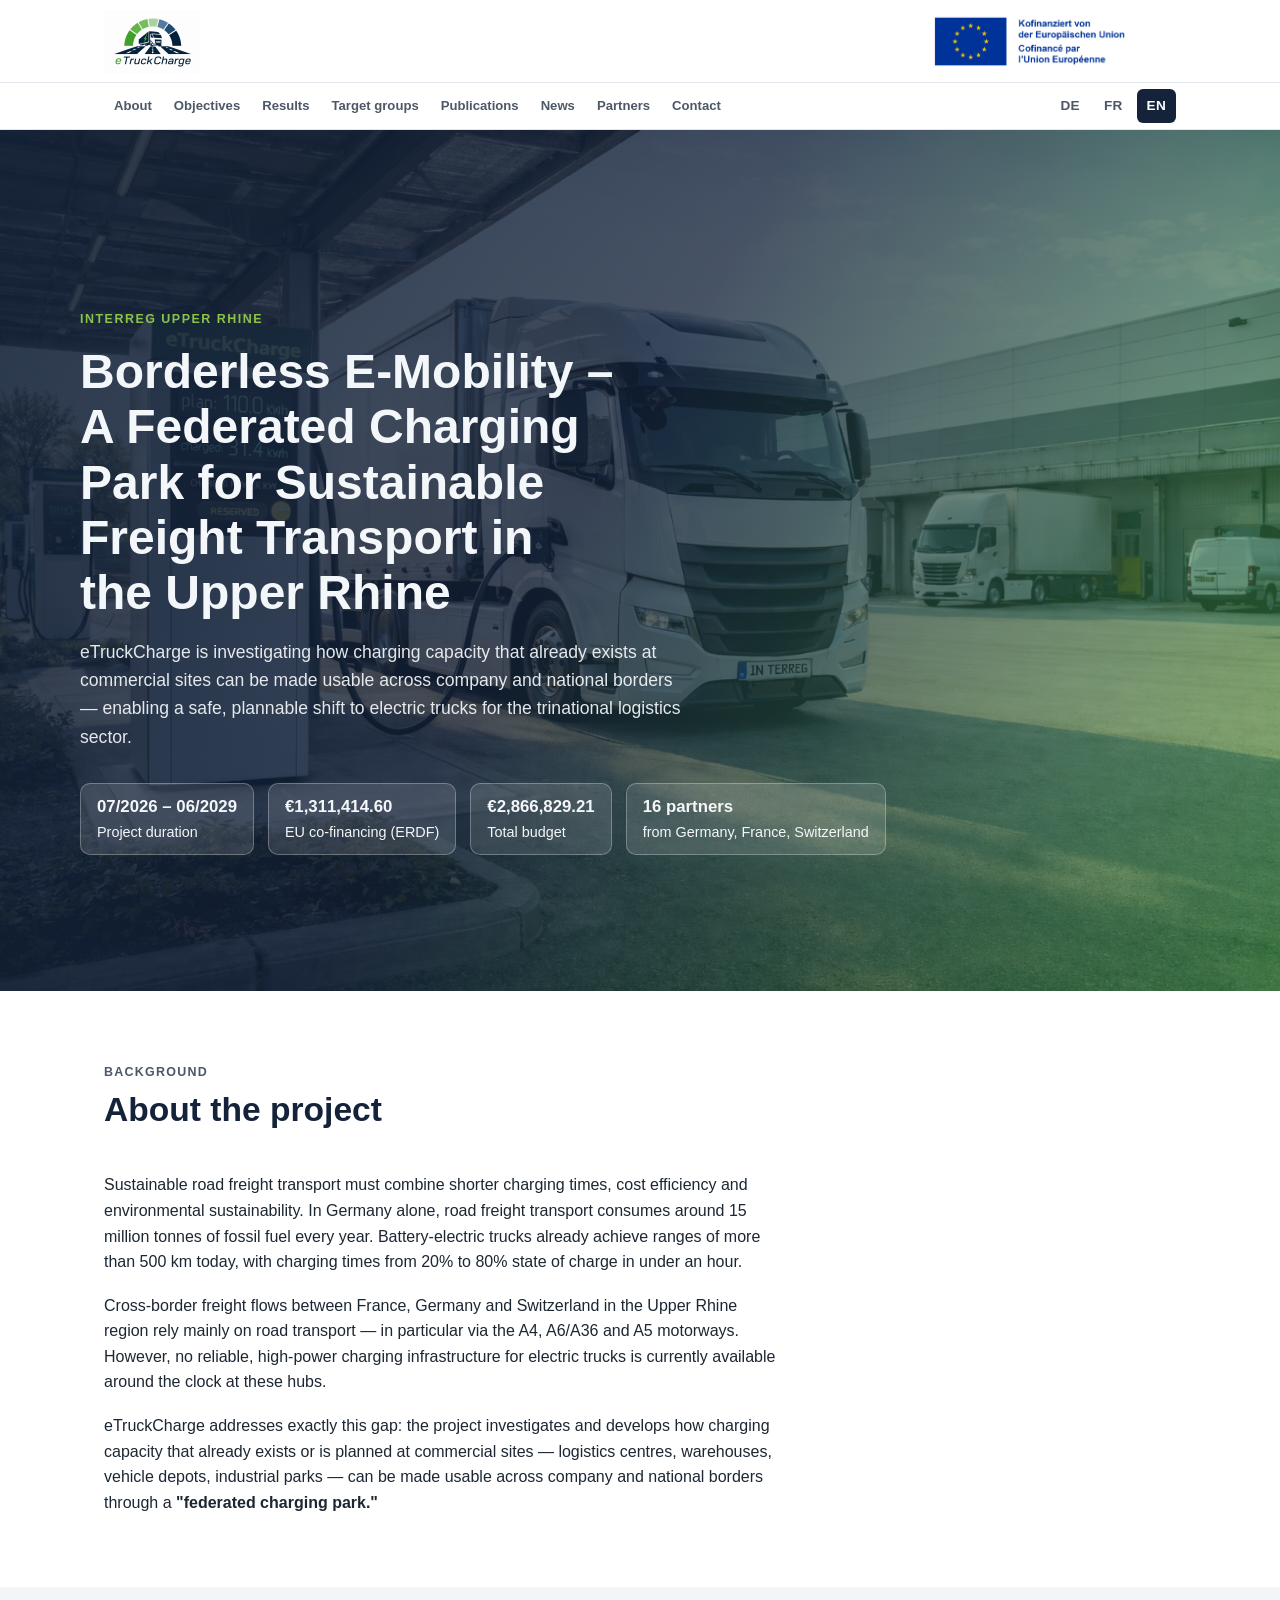
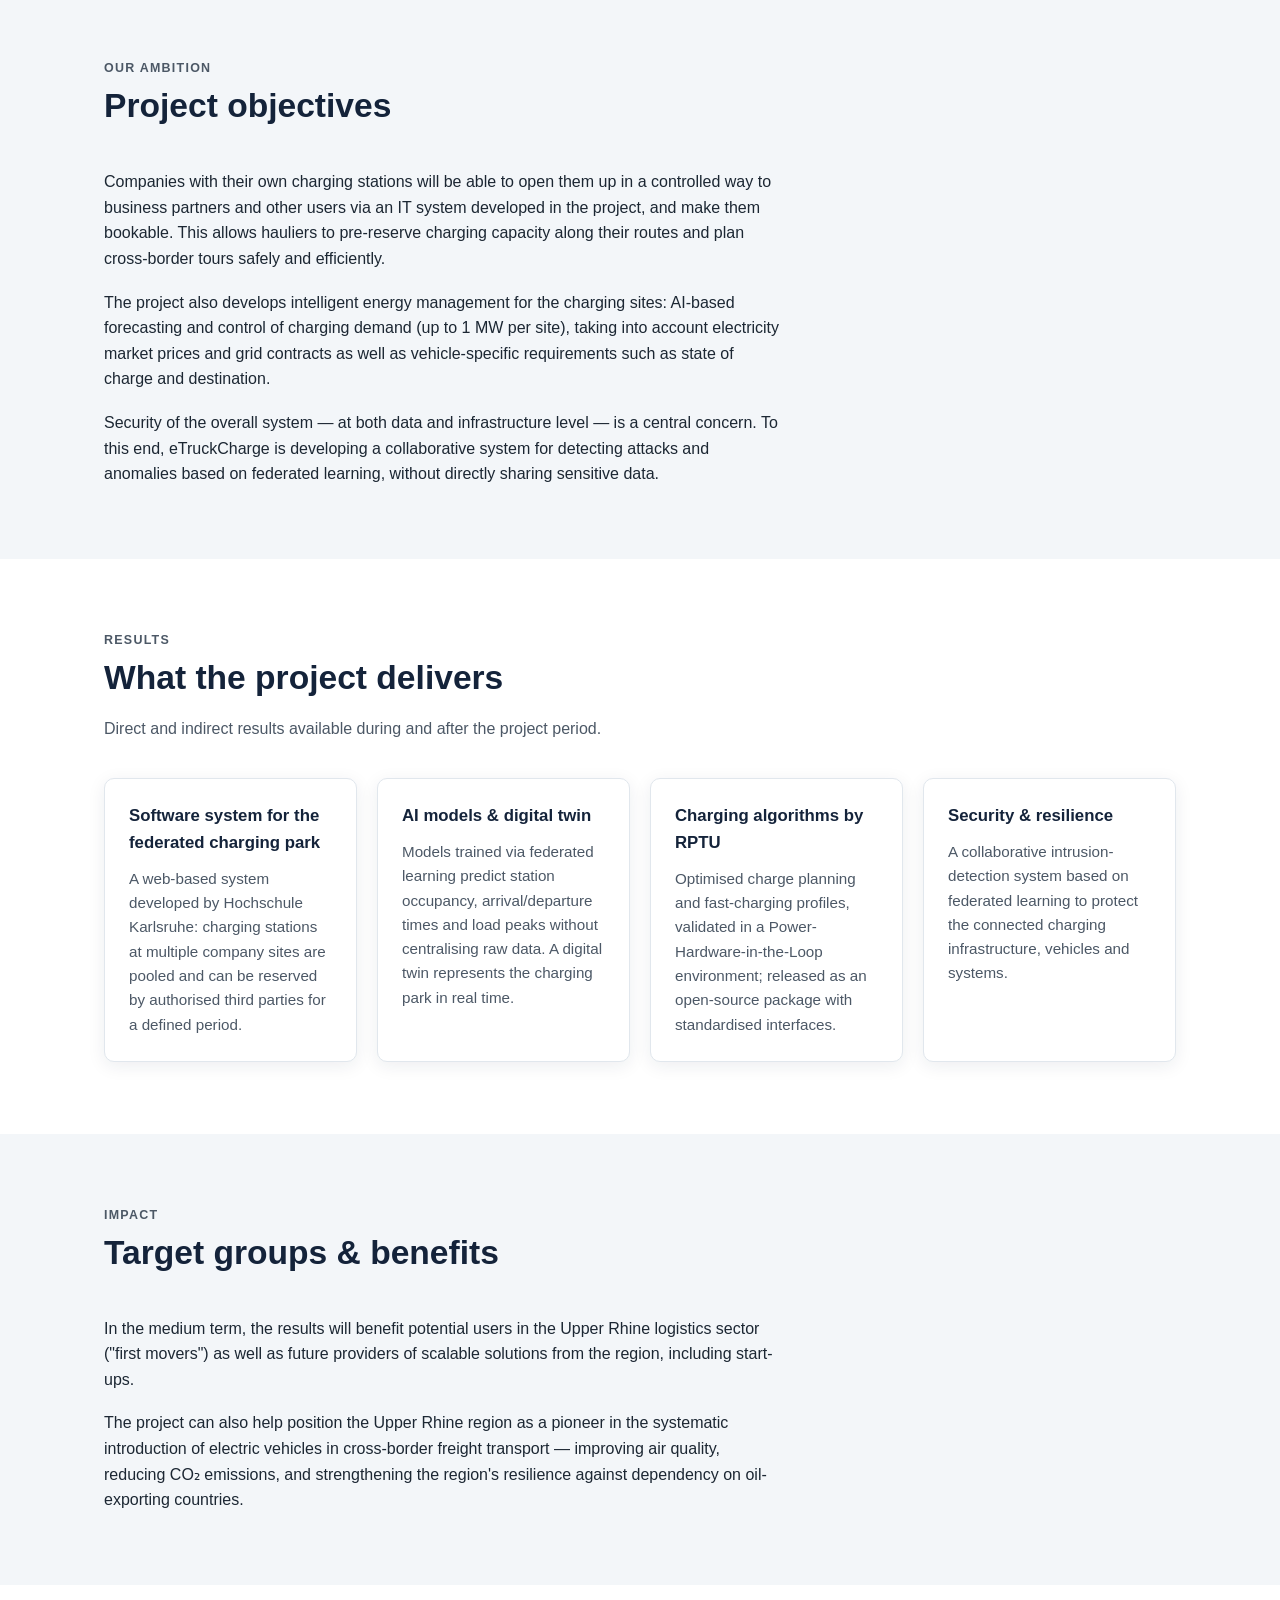
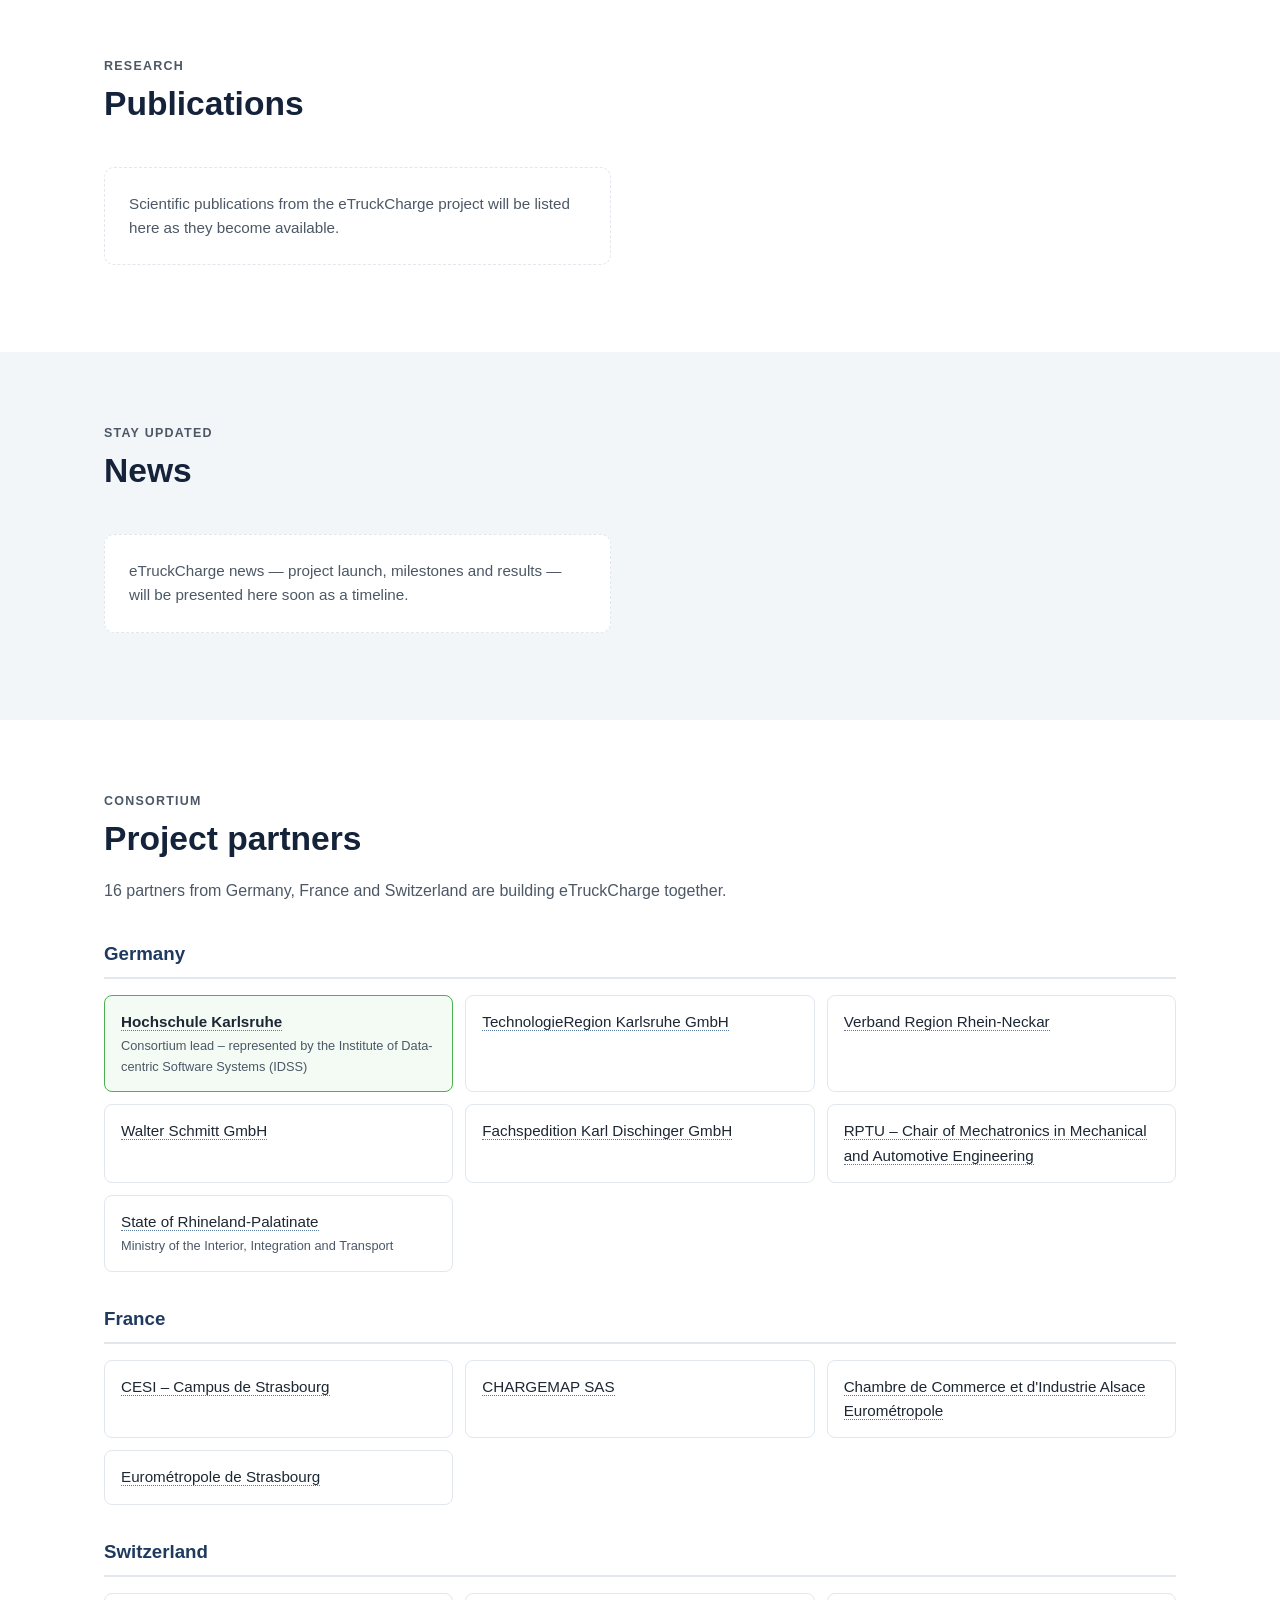
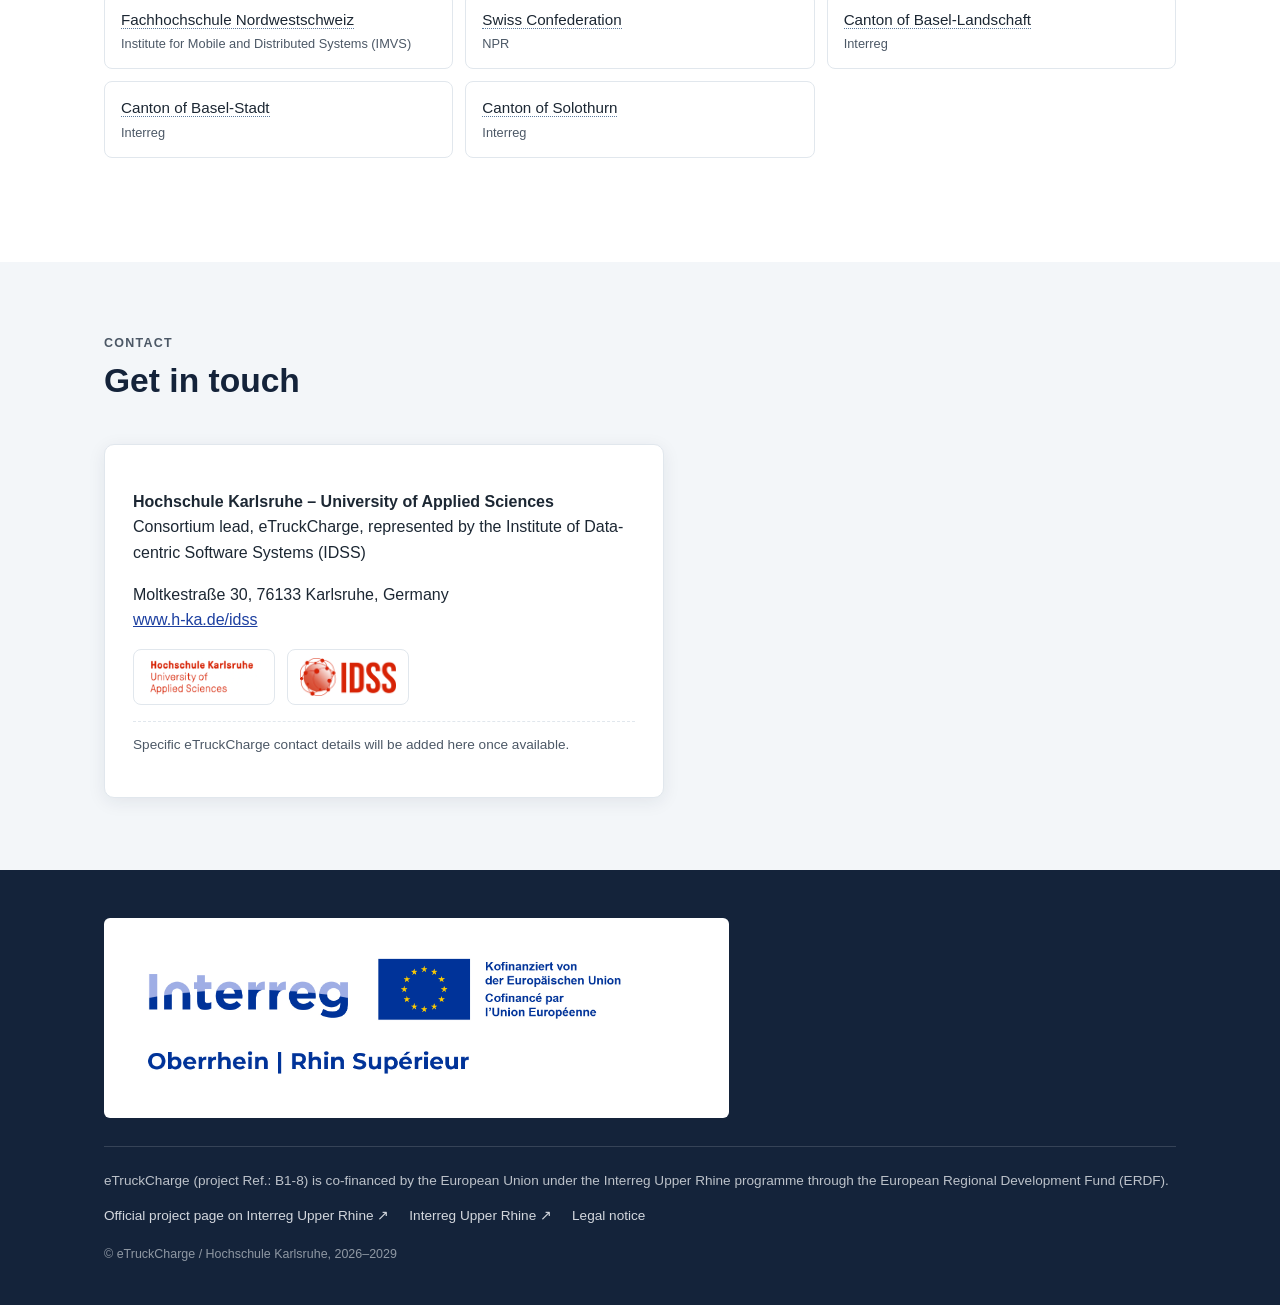
<file: index.html>
<!DOCTYPE html>
<html lang="de">
<head>
<meta charset="UTF-8">
<title>eTruckCharge</title>
<meta http-equiv="refresh" content="0; url=de/">
<link rel="canonical" href="de/">
<script>
  (function () {
    var lang = (navigator.language || "de").slice(0, 2).toLowerCase();
    var supported = ["de", "fr", "en"];
    var target = supported.indexOf(lang) !== -1 ? lang : "de";
    window.location.replace(target + "/");
  })();
</script>
</head>
<body>
  <p>eTruckCharge – <a href="de/">Deutsch</a> · <a href="fr/">Français</a> · <a href="en/">English</a></p>
</body>
</html>
</file>
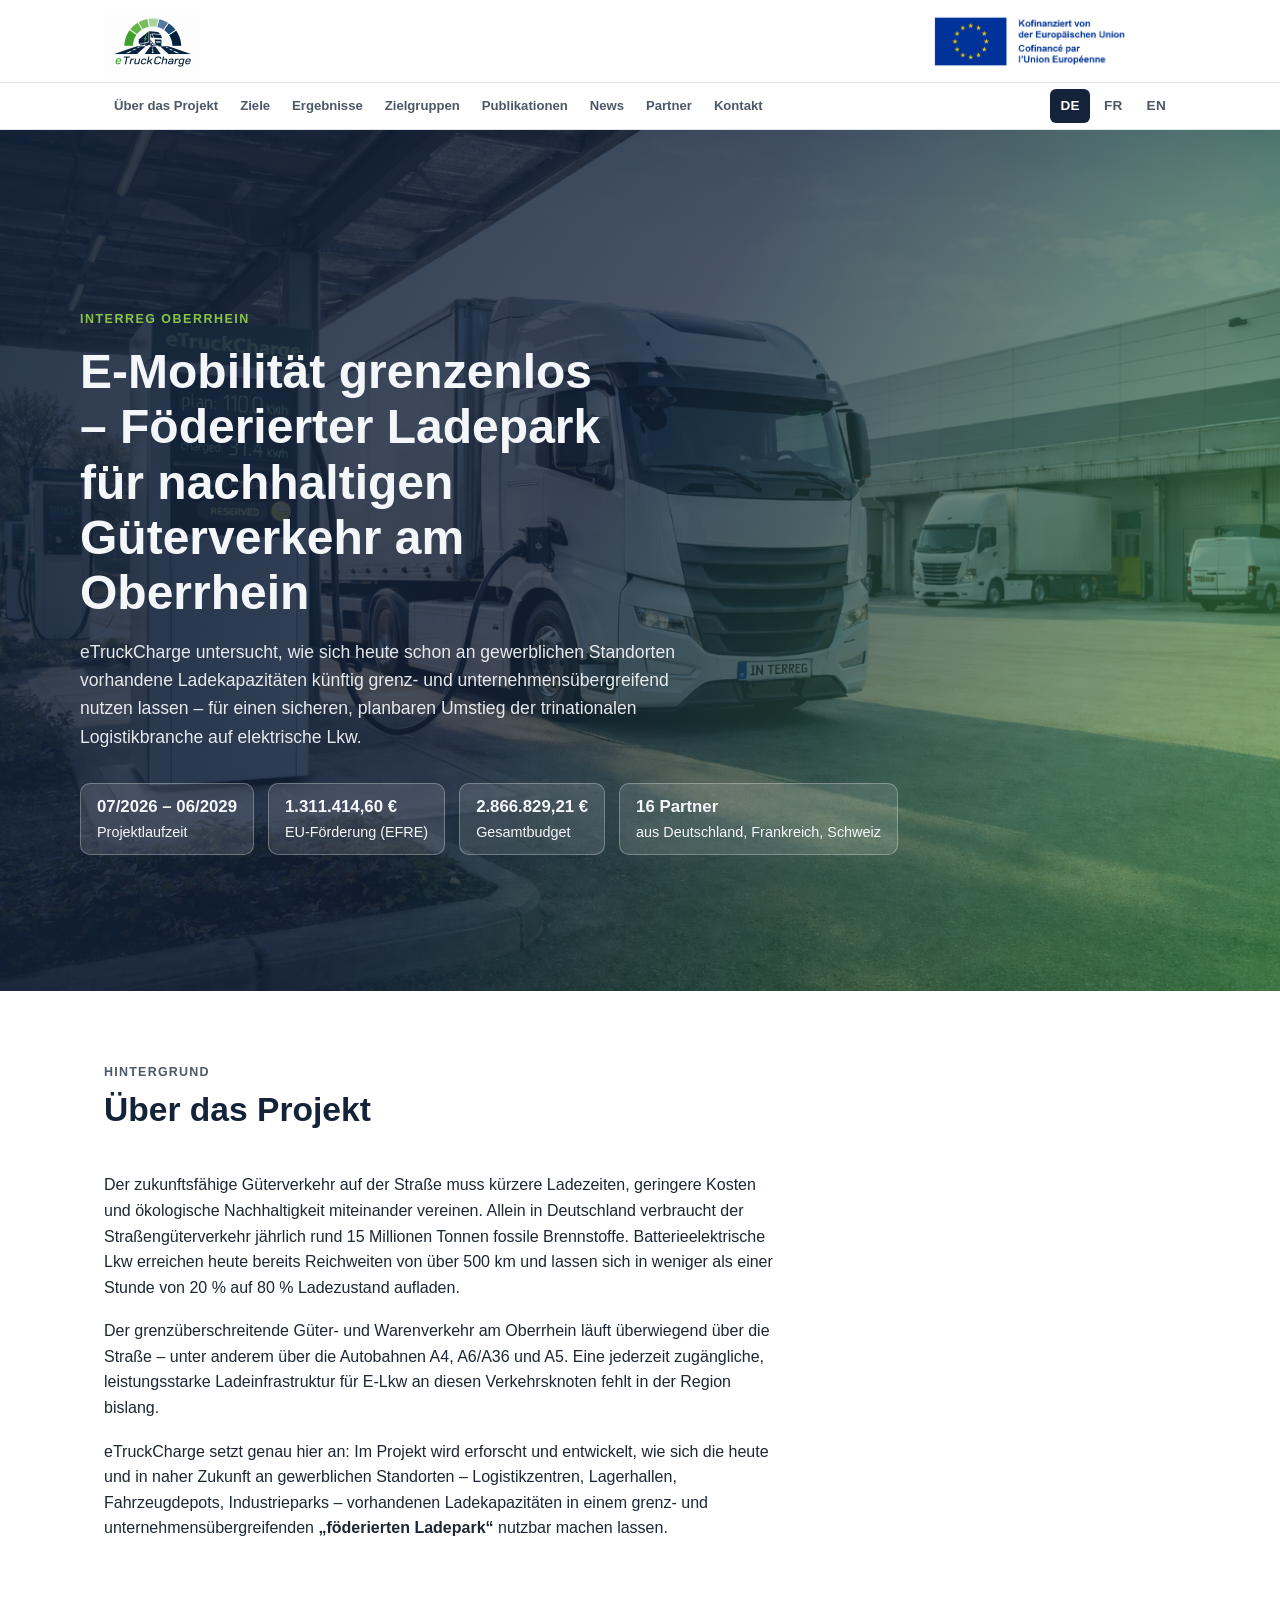
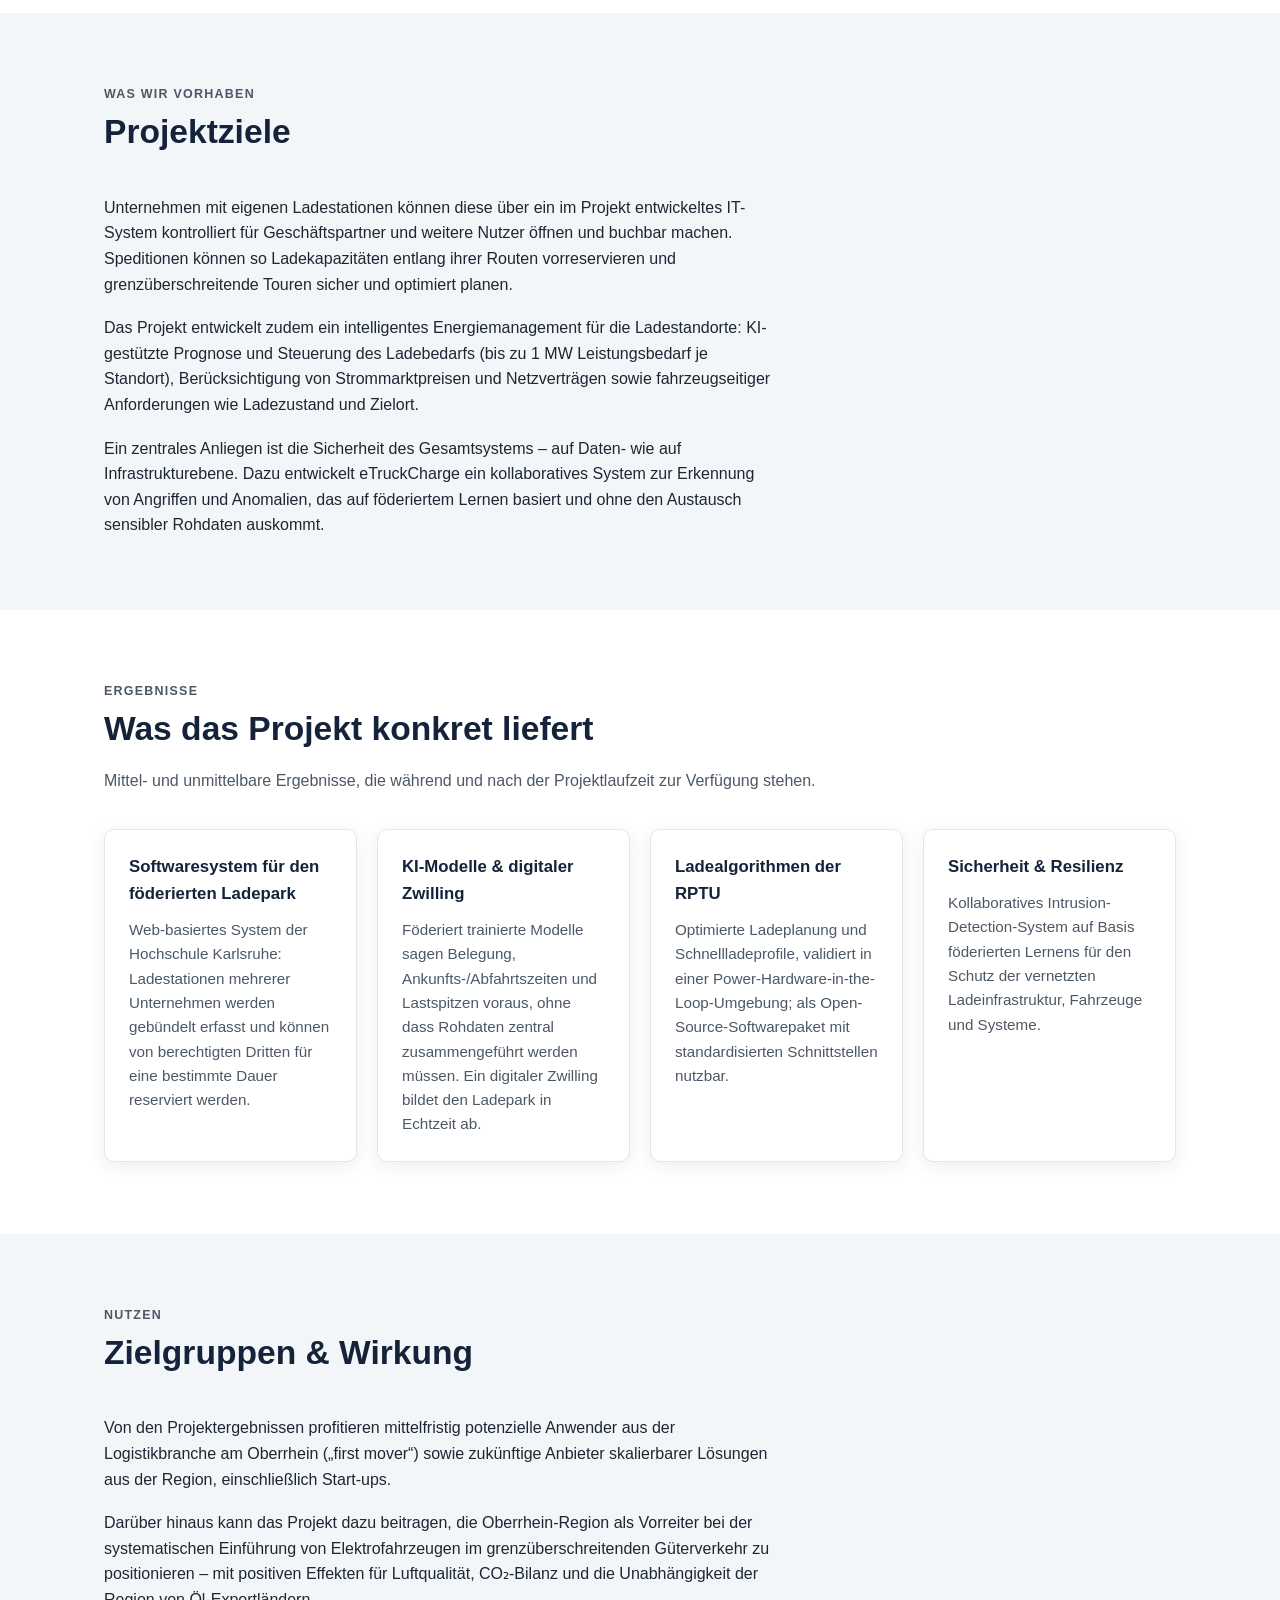
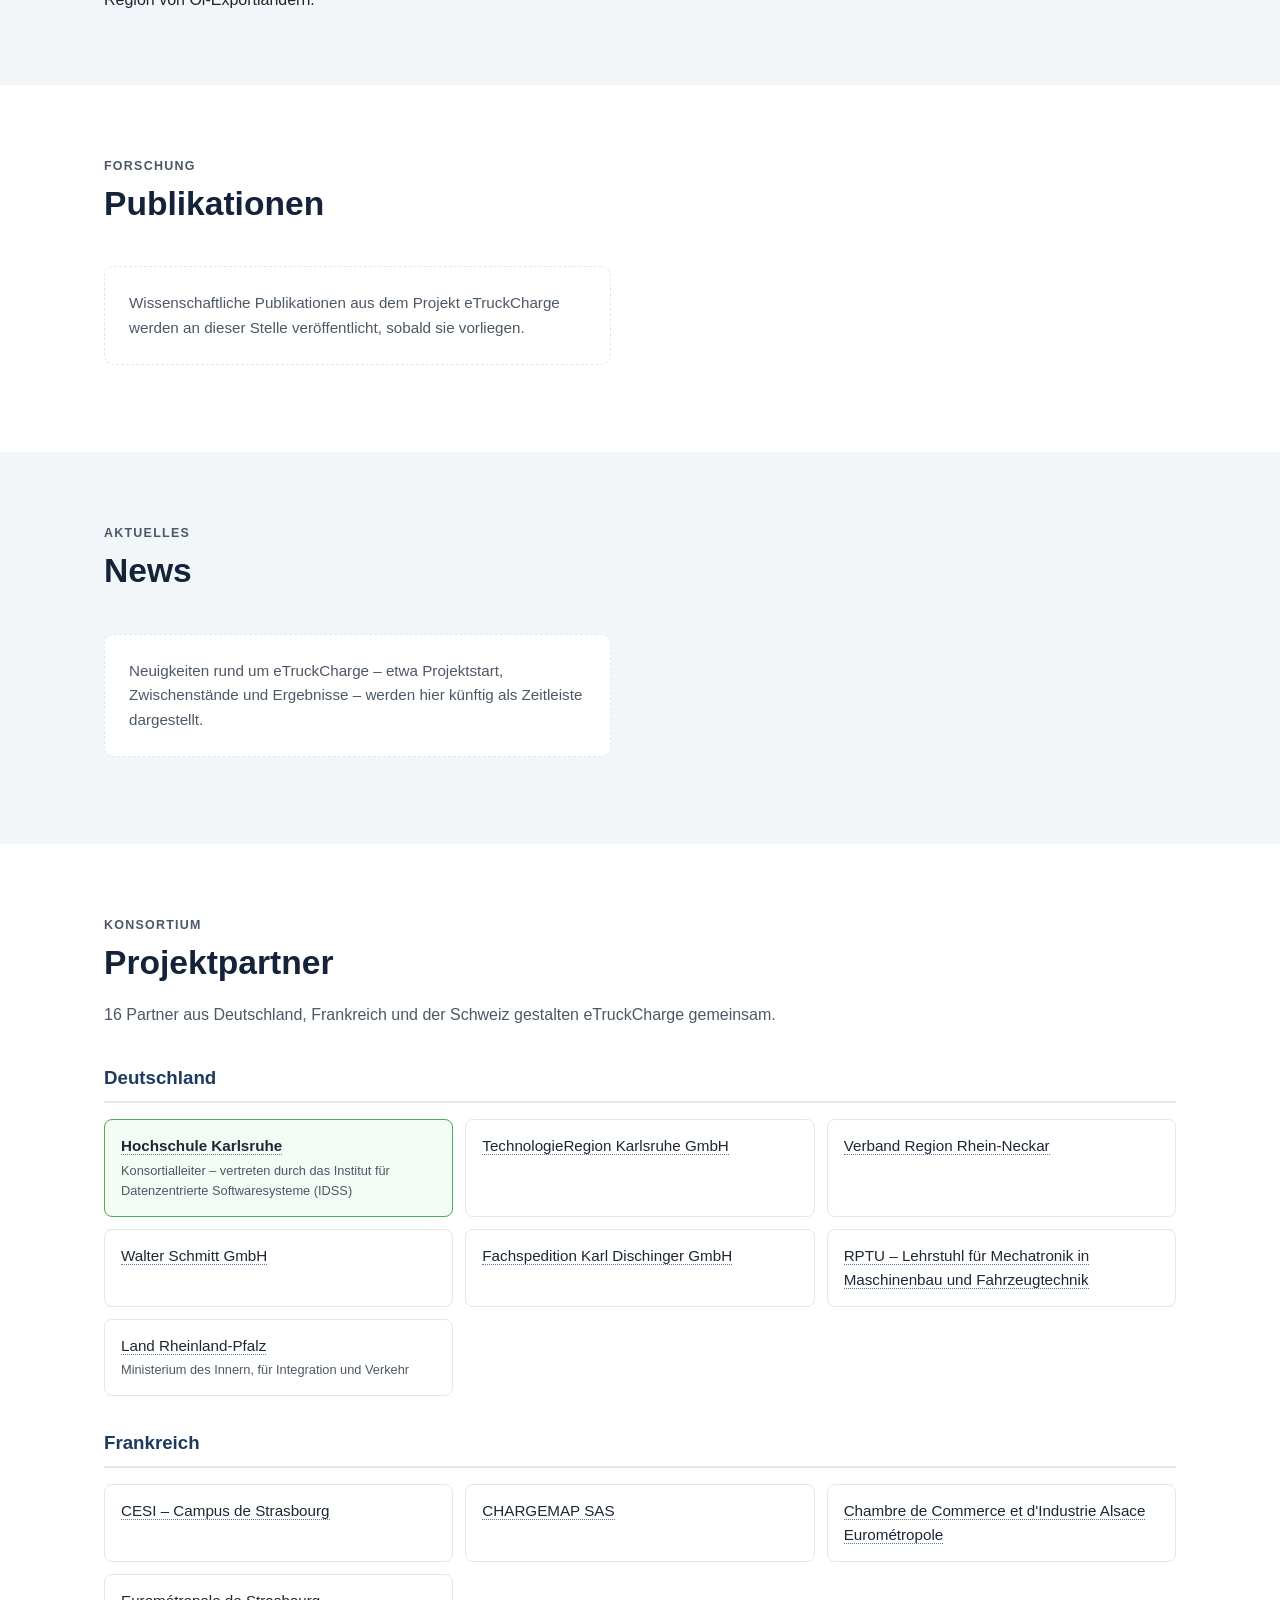
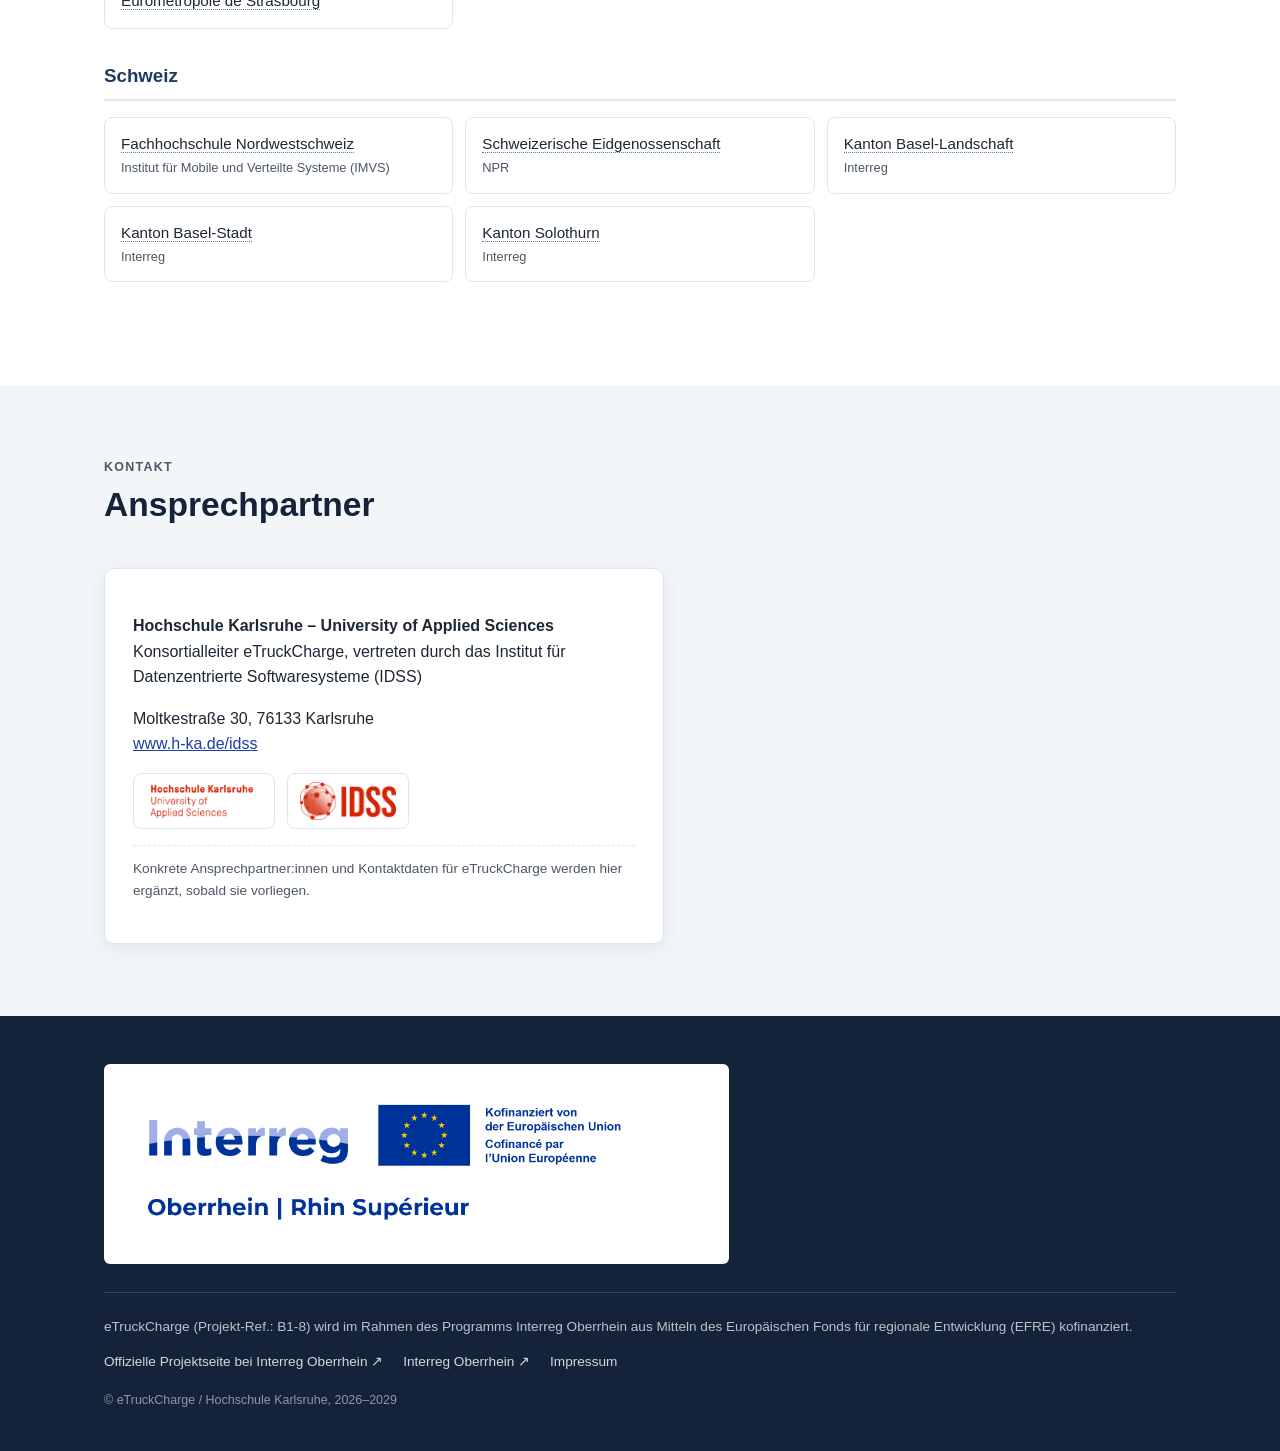
<file: de/index.html>
<!DOCTYPE html>
<html lang="de">
<head>
<meta charset="UTF-8">
<title>eTruckCharge – Föderierter Ladepark für nachhaltigen Güterverkehr am Oberrhein</title>
<meta name="description" content="eTruckCharge ist ein Interreg-Oberrhein-Projekt für einen grenzüberschreitenden, föderierten Ladepark für elektrische Lkw am Oberrhein.">
<meta name="viewport" content="width=device-width, initial-scale=1">
<link rel="stylesheet" href="../assets/css/style.css">
<link rel="alternate" hreflang="de" href="../de/">
<link rel="alternate" hreflang="fr" href="../fr/">
<link rel="alternate" hreflang="en" href="../en/">
</head>
<body>

<header class="site-header">
  <div class="header-top">
    <div class="container">
      <a class="brand" href="./">
        <img src="../assets/img/logo/etruckcharge-logo.png" alt="eTruckCharge Logo">
      </a>
      <span class="eu-emblem">
        <img src="../assets/img/interreg/eu-emblem-de.png" alt="Kofinanziert von der Europäischen Union – Interreg Oberrhein">
      </span>
    </div>
  </div>
  <div class="header-bottom">
    <div class="container">
      <ul class="site-nav">
        <li><a href="#ueber-das-projekt">Über das Projekt</a></li>
        <li><a href="#ziele">Ziele</a></li>
        <li><a href="#ergebnisse">Ergebnisse</a></li>
        <li><a href="#zielgruppen">Zielgruppen</a></li>
        <li><a href="#publikationen">Publikationen</a></li>
        <li><a href="#news">News</a></li>
        <li><a href="#partner">Partner</a></li>
        <li><a href="#kontakt">Kontakt</a></li>
      </ul>
      <ul class="lang-switch">
        <li><a href="../de/index.html" aria-current="true">DE</a></li>
        <li><a href="../fr/index.html">FR</a></li>
        <li><a href="../en/index.html">EN</a></li>
      </ul>
    </div>
  </div>
</header>

<main>
  <section class="hero">
    <div class="hero-media">
      <img src="../assets/img/etruckcharge-hero.png" alt="Ladestation für einen elektrischen Lkw an einem Logistikstandort">
    </div>
    <div class="hero-content container">
      <p class="hero-eyebrow">Interreg Oberrhein</p>
      <h1>E-Mobilität grenzenlos – Föderierter Ladepark für nachhaltigen Güterverkehr am Oberrhein</h1>
      <p class="lead">
        eTruckCharge untersucht, wie sich heute schon an gewerblichen Standorten vorhandene
        Ladekapazitäten künftig grenz- und unternehmensübergreifend nutzen lassen – für einen
        sicheren, planbaren Umstieg der trinationalen Logistikbranche auf elektrische Lkw.
      </p>
      <ul class="fact-badges">
        <li><strong>07/2026 – 06/2029</strong>Projektlaufzeit</li>
        <li><strong>1.311.414,60 €</strong>EU-Förderung (EFRE)</li>
        <li><strong>2.866.829,21 €</strong>Gesamtbudget</li>
        <li><strong>16 Partner</strong>aus Deutschland, Frankreich, Schweiz</li>
      </ul>
    </div>
  </section>

  <section id="ueber-das-projekt">
    <div class="container">
      <div class="section-heading">
        <p class="section-kicker">Hintergrund</p>
        <h2>Über das Projekt</h2>
      </div>
      <div class="prose">
        <p>
          Der zukunftsfähige Güterverkehr auf der Straße muss kürzere Ladezeiten, geringere
          Kosten und ökologische Nachhaltigkeit miteinander vereinen. Allein in Deutschland
          verbraucht der Straßengüterverkehr jährlich rund 15 Millionen Tonnen fossile
          Brennstoffe. Batterieelektrische Lkw erreichen heute bereits Reichweiten von über
          500 km und lassen sich in weniger als einer Stunde von 20&nbsp;% auf 80&nbsp;%
          Ladezustand aufladen.
        </p>
        <p>
          Der grenzüberschreitende Güter- und Warenverkehr am Oberrhein läuft überwiegend über
          die Straße – unter anderem über die Autobahnen A4, A6/A36 und A5. Eine jederzeit
          zugängliche, leistungsstarke Ladeinfrastruktur für E-Lkw an diesen Verkehrsknoten
          fehlt in der Region bislang.
        </p>
        <p>
          eTruckCharge setzt genau hier an: Im Projekt wird erforscht und entwickelt, wie sich
          die heute und in naher Zukunft an gewerblichen Standorten – Logistikzentren,
          Lagerhallen, Fahrzeugdepots, Industrieparks – vorhandenen Ladekapazitäten in einem
          grenz- und unternehmensübergreifenden <strong>„föderierten Ladepark“</strong> nutzbar
          machen lassen.
        </p>
      </div>
    </div>
  </section>

  <section class="alt" id="ziele">
    <div class="container">
      <div class="section-heading">
        <p class="section-kicker">Was wir vorhaben</p>
        <h2>Projektziele</h2>
      </div>
      <div class="prose">
        <p>
          Unternehmen mit eigenen Ladestationen können diese über ein im Projekt entwickeltes
          IT-System kontrolliert für Geschäftspartner und weitere Nutzer öffnen und buchbar
          machen. Speditionen können so Ladekapazitäten entlang ihrer Routen vorreservieren und
          grenzüberschreitende Touren sicher und optimiert planen.
        </p>
        <p>
          Das Projekt entwickelt zudem ein intelligentes Energiemanagement für die
          Ladestandorte: KI-gestützte Prognose und Steuerung des Ladebedarfs (bis zu 1 MW
          Leistungsbedarf je Standort), Berücksichtigung von Strommarktpreisen und
          Netzverträgen sowie fahrzeugseitiger Anforderungen wie Ladezustand und Zielort.
        </p>
        <p>
          Ein zentrales Anliegen ist die Sicherheit des Gesamtsystems – auf Daten- wie auf
          Infrastrukturebene. Dazu entwickelt eTruckCharge ein kollaboratives System zur
          Erkennung von Angriffen und Anomalien, das auf föderiertem Lernen basiert und ohne
          den Austausch sensibler Rohdaten auskommt.
        </p>
      </div>
    </div>
  </section>

  <section id="ergebnisse">
    <div class="container">
      <div class="section-heading">
        <p class="section-kicker">Ergebnisse</p>
        <h2>Was das Projekt konkret liefert</h2>
        <p>
          Mittel- und unmittelbare Ergebnisse, die während und nach der Projektlaufzeit zur
          Verfügung stehen.
        </p>
      </div>
      <div class="card-grid">
        <div class="card">
          <h3>Softwaresystem für den föderierten Ladepark</h3>
          <p>
            Web-basiertes System der Hochschule Karlsruhe: Ladestationen mehrerer Unternehmen
            werden gebündelt erfasst und können von berechtigten Dritten für eine bestimmte
            Dauer reserviert werden.
          </p>
        </div>
        <div class="card">
          <h3>KI-Modelle &amp; digitaler Zwilling</h3>
          <p>
            Föderiert trainierte Modelle sagen Belegung, Ankunfts-/Abfahrtszeiten und
            Lastspitzen voraus, ohne dass Rohdaten zentral zusammengeführt werden müssen. Ein
            digitaler Zwilling bildet den Ladepark in Echtzeit ab.
          </p>
        </div>
        <div class="card">
          <h3>Ladealgorithmen der RPTU</h3>
          <p>
            Optimierte Ladeplanung und Schnellladeprofile, validiert in einer
            Power-Hardware-in-the-Loop-Umgebung; als Open-Source-Softwarepaket mit
            standardisierten Schnittstellen nutzbar.
          </p>
        </div>
        <div class="card">
          <h3>Sicherheit &amp; Resilienz</h3>
          <p>
            Kollaboratives Intrusion-Detection-System auf Basis föderierten Lernens für den
            Schutz der vernetzten Ladeinfrastruktur, Fahrzeuge und Systeme.
          </p>
        </div>
      </div>
    </div>
  </section>

  <section class="alt" id="zielgruppen">
    <div class="container">
      <div class="section-heading">
        <p class="section-kicker">Nutzen</p>
        <h2>Zielgruppen &amp; Wirkung</h2>
      </div>
      <div class="prose">
        <p>
          Von den Projektergebnissen profitieren mittelfristig potenzielle Anwender aus der
          Logistikbranche am Oberrhein („first mover“) sowie zukünftige Anbieter skalierbarer
          Lösungen aus der Region, einschließlich Start-ups.
        </p>
        <p>
          Darüber hinaus kann das Projekt dazu beitragen, die Oberrhein-Region als Vorreiter
          bei der systematischen Einführung von Elektrofahrzeugen im grenzüberschreitenden
          Güterverkehr zu positionieren – mit positiven Effekten für Luftqualität, CO₂-Bilanz
          und die Unabhängigkeit der Region von Öl-Exportländern.
        </p>
      </div>
    </div>
  </section>

  <section id="publikationen">
    <div class="container">
      <div class="section-heading">
        <p class="section-kicker">Forschung</p>
        <h2>Publikationen</h2>
      </div>
      <p class="coming-soon">
        Wissenschaftliche Publikationen aus dem Projekt eTruckCharge werden an dieser Stelle
        veröffentlicht, sobald sie vorliegen.
      </p>
    </div>
  </section>

  <section class="alt" id="news">
    <div class="container">
      <div class="section-heading">
        <p class="section-kicker">Aktuelles</p>
        <h2>News</h2>
      </div>
      <p class="coming-soon">
        Neuigkeiten rund um eTruckCharge – etwa Projektstart, Zwischenstände und Ergebnisse –
        werden hier künftig als Zeitleiste dargestellt.
      </p>
    </div>
  </section>

  <section id="partner">
    <div class="container">
      <div class="section-heading">
        <p class="section-kicker">Konsortium</p>
        <h2>Projektpartner</h2>
        <p>16 Partner aus Deutschland, Frankreich und der Schweiz gestalten eTruckCharge gemeinsam.</p>
      </div>

      <div class="partner-group">
        <h3>Deutschland</h3>
        <ul class="partner-list">
          <li class="lead-partner">
            <a class="partner-name" href="https://www.h-ka.de/idss" target="_blank" rel="noopener">Hochschule Karlsruhe</a>
            <span class="partner-role">Konsortialleiter – vertreten durch das Institut für Datenzentrierte Softwaresysteme (IDSS)</span>
            <span class="partner-logo-preview"><img src="../assets/img/partners/hka.png" alt="Logo Hochschule Karlsruhe"></span>
          </li>
          <li>
            <a class="partner-name" href="https://trk.de/" target="_blank" rel="noopener">TechnologieRegion Karlsruhe GmbH</a>
            <span class="partner-logo-preview"><img src="../assets/img/partners/trk.png" alt="Logo TechnologieRegion Karlsruhe GmbH"></span>
          </li>
          <li>
            <a class="partner-name" href="https://www.vrn.de/" target="_blank" rel="noopener">Verband Region Rhein-Neckar</a>
            <span class="partner-logo-preview"><img src="../assets/img/partners/vrn.png" alt="Logo Verband Region Rhein-Neckar"></span>
          </li>
          <li>
            <a class="partner-name" href="https://www.logistik-schmitt.de/" target="_blank" rel="noopener">Walter Schmitt GmbH</a>
            <span class="partner-logo-preview"><img src="../assets/img/partners/schmitt.png" alt="Logo Walter Schmitt GmbH"></span>
          </li>
          <li>
            <a class="partner-name" href="https://www.karldischinger.de/" target="_blank" rel="noopener">Fachspedition Karl Dischinger GmbH</a>
            <span class="partner-logo-preview"><img src="../assets/img/partners/dischinger.svg" alt="Logo Fachspedition Karl Dischinger GmbH"></span>
          </li>
          <li>
            <a class="partner-name" href="https://rptu.de/" target="_blank" rel="noopener">RPTU – Lehrstuhl für Mechatronik in Maschinenbau und Fahrzeugtechnik</a>
            <span class="partner-logo-preview"><img src="../assets/img/partners/rptu.svg" alt="Logo RPTU"></span>
          </li>
          <li>
            <a class="partner-name" href="https://mdi.rlp.de/" target="_blank" rel="noopener">Land Rheinland-Pfalz</a>
            <span class="partner-role">Ministerium des Innern, für Integration und Verkehr</span>
            <span class="partner-logo-preview"><img src="../assets/img/partners/rlp.svg" alt="Logo Land Rheinland-Pfalz"></span>
          </li>
        </ul>
      </div>

      <div class="partner-group">
        <h3>Frankreich</h3>
        <ul class="partner-list">
          <li>
            <a class="partner-name" href="https://lineact.cesi.fr/" target="_blank" rel="noopener">CESI – Campus de Strasbourg</a>
            <span class="partner-logo-preview"><img src="../assets/img/partners/cesi.png" alt="Logo CESI"></span>
          </li>
          <li>
            <a class="partner-name" href="https://chargemap.com/en-gb" target="_blank" rel="noopener">CHARGEMAP SAS</a>
            <span class="partner-logo-preview"><img src="../assets/img/partners/chargemap.svg" alt="Logo CHARGEMAP SAS"></span>
          </li>
          <li>
            <a class="partner-name" href="https://www.alsace-eurometropole.cci.fr/" target="_blank" rel="noopener">Chambre de Commerce et d'Industrie Alsace Eurométropole</a>
            <span class="partner-logo-preview"><img src="../assets/img/partners/cci-alsace.png" alt="Logo CCI Alsace Eurométropole"></span>
          </li>
          <li>
            <a class="partner-name" href="http://www.strasbourg.eu/" target="_blank" rel="noopener">Eurométropole de Strasbourg</a>
            <span class="partner-logo-preview"><img src="../assets/img/partners/strasbourg.png" alt="Logo Eurométropole de Strasbourg"></span>
          </li>
        </ul>
      </div>

      <div class="partner-group">
        <h3>Schweiz</h3>
        <ul class="partner-list">
          <li>
            <a class="partner-name" href="https://www.fhnw.ch" target="_blank" rel="noopener">Fachhochschule Nordwestschweiz</a>
            <span class="partner-role">Institut für Mobile und Verteilte Systeme (IMVS)</span>
            <span class="partner-logo-preview"><img src="../assets/img/partners/fhnw.svg" alt="Logo Fachhochschule Nordwestschweiz"></span>
          </li>
          <li>
            <a class="partner-name" href="https://www.admin.ch/gov/de/start.html" target="_blank" rel="noopener">Schweizerische Eidgenossenschaft</a>
            <span class="partner-role">NPR</span>
            <span class="partner-logo-preview"><img src="../assets/img/partners/ch-npr.png" alt="Logo Schweizerische Eidgenossenschaft"></span>
          </li>
          <li>
            <a class="partner-name" href="https://www.baselland.ch/" target="_blank" rel="noopener">Kanton Basel-Landschaft</a>
            <span class="partner-role">Interreg</span>
            <span class="partner-logo-preview"><img src="../assets/img/partners/basel-landschaft.png" alt="Logo Kanton Basel-Landschaft"></span>
          </li>
          <li>
            <a class="partner-name" href="https://www.bs.ch/" target="_blank" rel="noopener">Kanton Basel-Stadt</a>
            <span class="partner-role">Interreg</span>
            <span class="partner-logo-preview"><img src="../assets/img/partners/basel-stadt.png" alt="Logo Kanton Basel-Stadt"></span>
          </li>
          <li>
            <a class="partner-name" href="https://so.ch/" target="_blank" rel="noopener">Kanton Solothurn</a>
            <span class="partner-role">Interreg</span>
            <span class="partner-logo-preview"><img src="../assets/img/partners/solothurn.png" alt="Logo Kanton Solothurn"></span>
          </li>
        </ul>
      </div>
    </div>
  </section>

  <section class="alt" id="kontakt">
    <div class="container">
      <div class="section-heading">
        <p class="section-kicker">Kontakt</p>
        <h2>Ansprechpartner</h2>
      </div>
      <div class="contact-box">
        <p><strong>Hochschule Karlsruhe – University of Applied Sciences</strong><br>
        Konsortialleiter eTruckCharge, vertreten durch das Institut für Datenzentrierte
        Softwaresysteme (IDSS)</p>
        <p>Moltkestraße 30, 76133 Karlsruhe<br>
        <a href="https://www.h-ka.de/idss">www.h-ka.de/idss</a></p>
        <div class="hka-logos">
          <img src="../assets/img/partners/hka.png" alt="Logo Hochschule Karlsruhe">
          <img src="../assets/img/partners/idss.png" alt="Logo Institut für Datenzentrierte Softwaresysteme (IDSS)">
        </div>
        <p class="placeholder-note">
          Konkrete Ansprechpartner:innen und Kontaktdaten für eTruckCharge werden hier ergänzt,
          sobald sie vorliegen.
        </p>
      </div>
    </div>
  </section>
</main>

<footer class="site-footer">
  <div class="container">
    <div class="footer-cobranding">
      <!--<img class="etc-logo" src="../assets/img/logo/etruckcharge-logo_slim.png" alt="eTruckCharge">
      <span class="divider"></span>-->
      <img class="interreg-logo" src="../assets/img/interreg/logo-de-first.jpg" alt="Interreg Oberrhein | Rhin Supérieur – Kofinanziert von der Europäischen Union">
    </div>
    <p class="footer-funding-note">
      eTruckCharge (Projekt-Ref.: B1-8) wird im Rahmen des Programms Interreg Oberrhein
      aus Mitteln des Europäischen Fonds für regionale Entwicklung (EFRE)
      kofinanziert.
    </p>
    <p class="footer-links">
      <a href="https://www.interreg-oberrhein.eu/projet/etruckcharge/" target="_blank" rel="noopener">Offizielle Projektseite bei Interreg Oberrhein ↗</a>
      <a href="https://www.interreg-oberrhein.eu/" target="_blank" rel="noopener">Interreg Oberrhein ↗</a>
      <a href="#kontakt">Impressum</a>
    </p>
    <p class="footer-meta">© eTruckCharge / Hochschule Karlsruhe, 2026–2029</p>
  </div>
</footer>

</body>
</html>
</file>
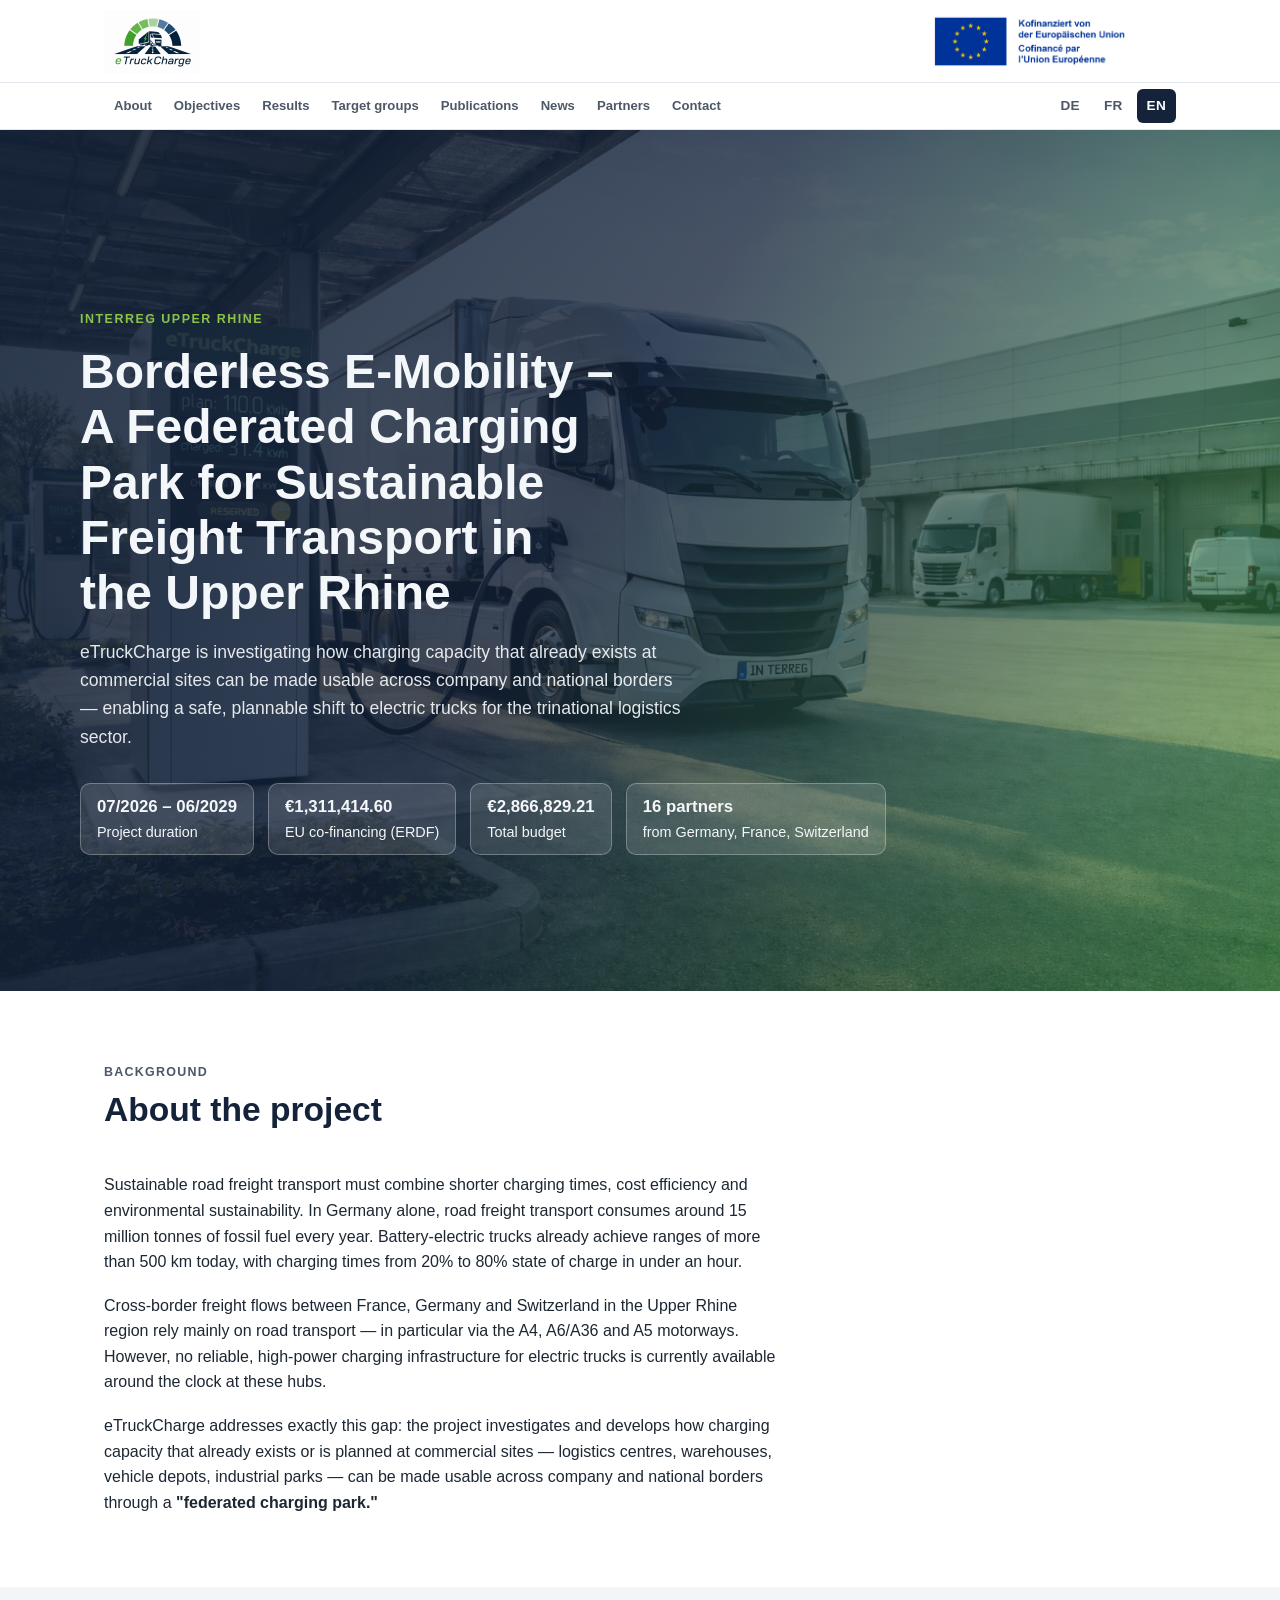
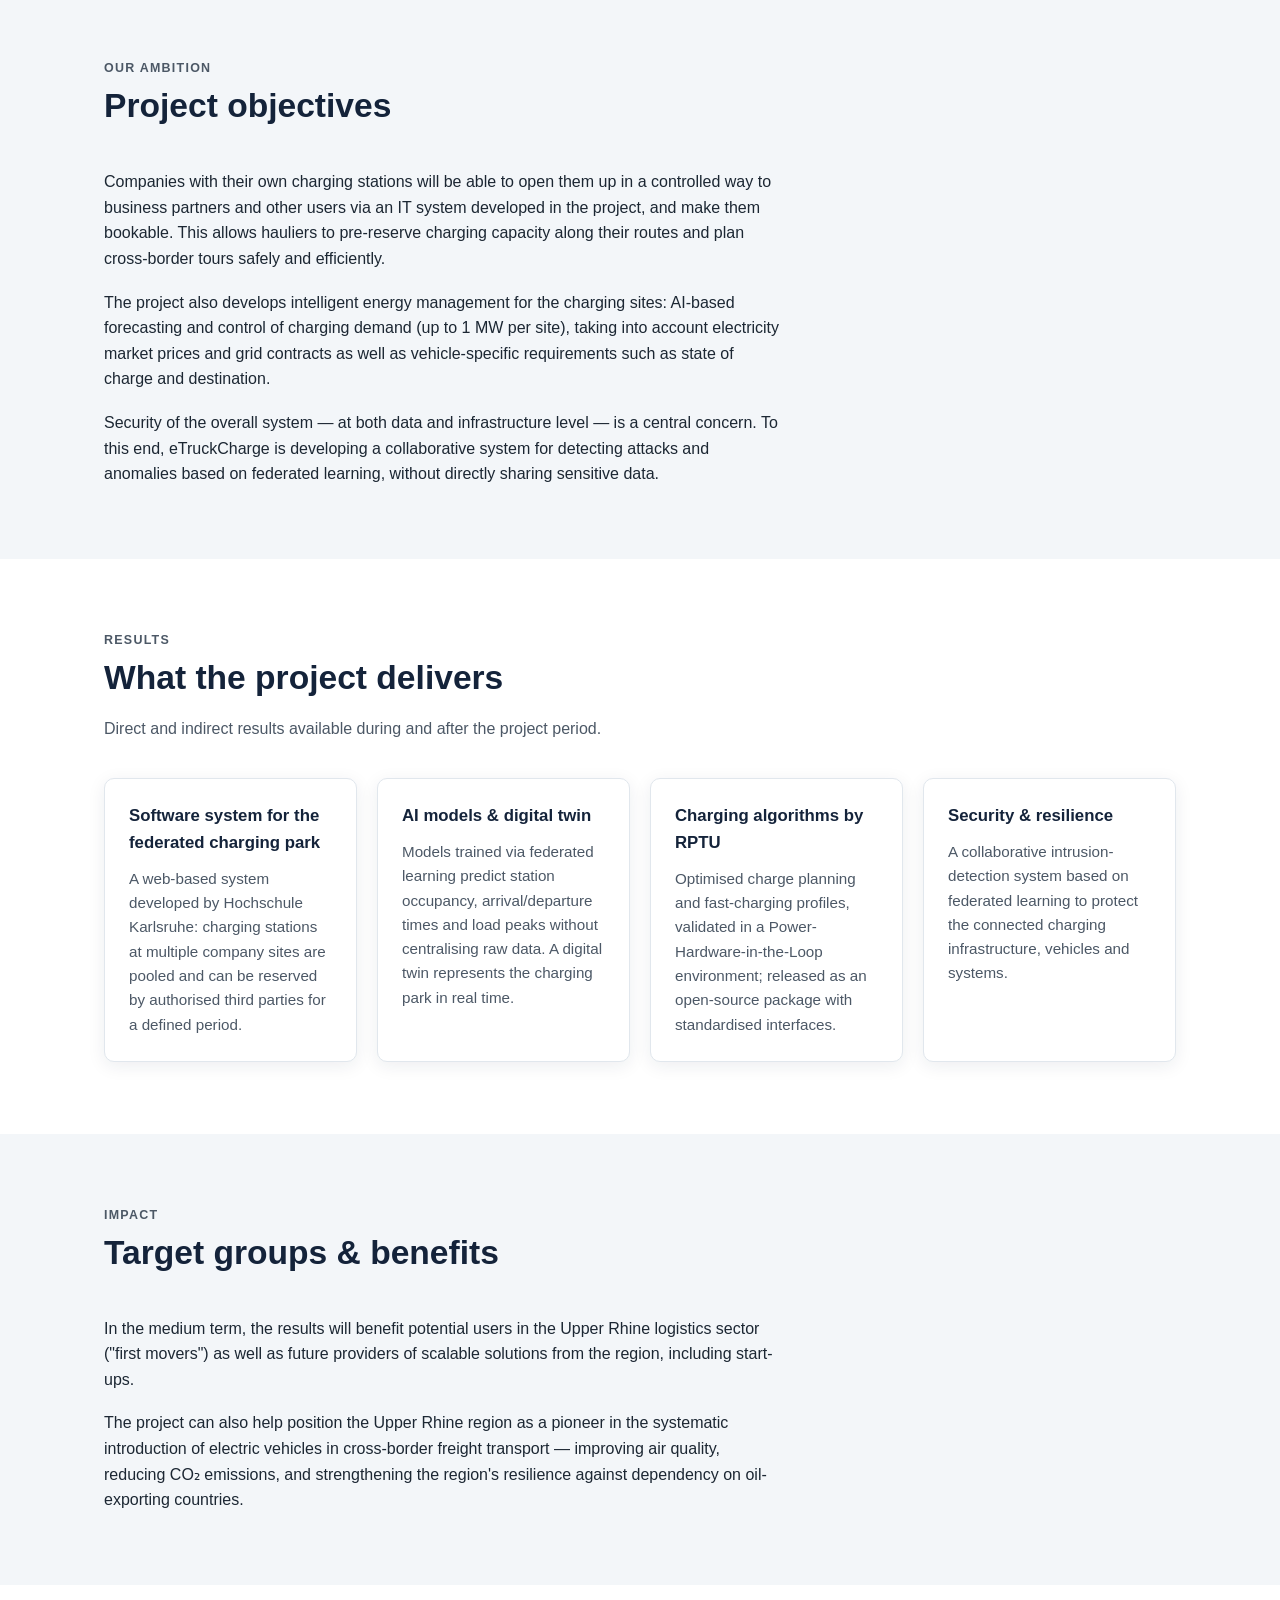
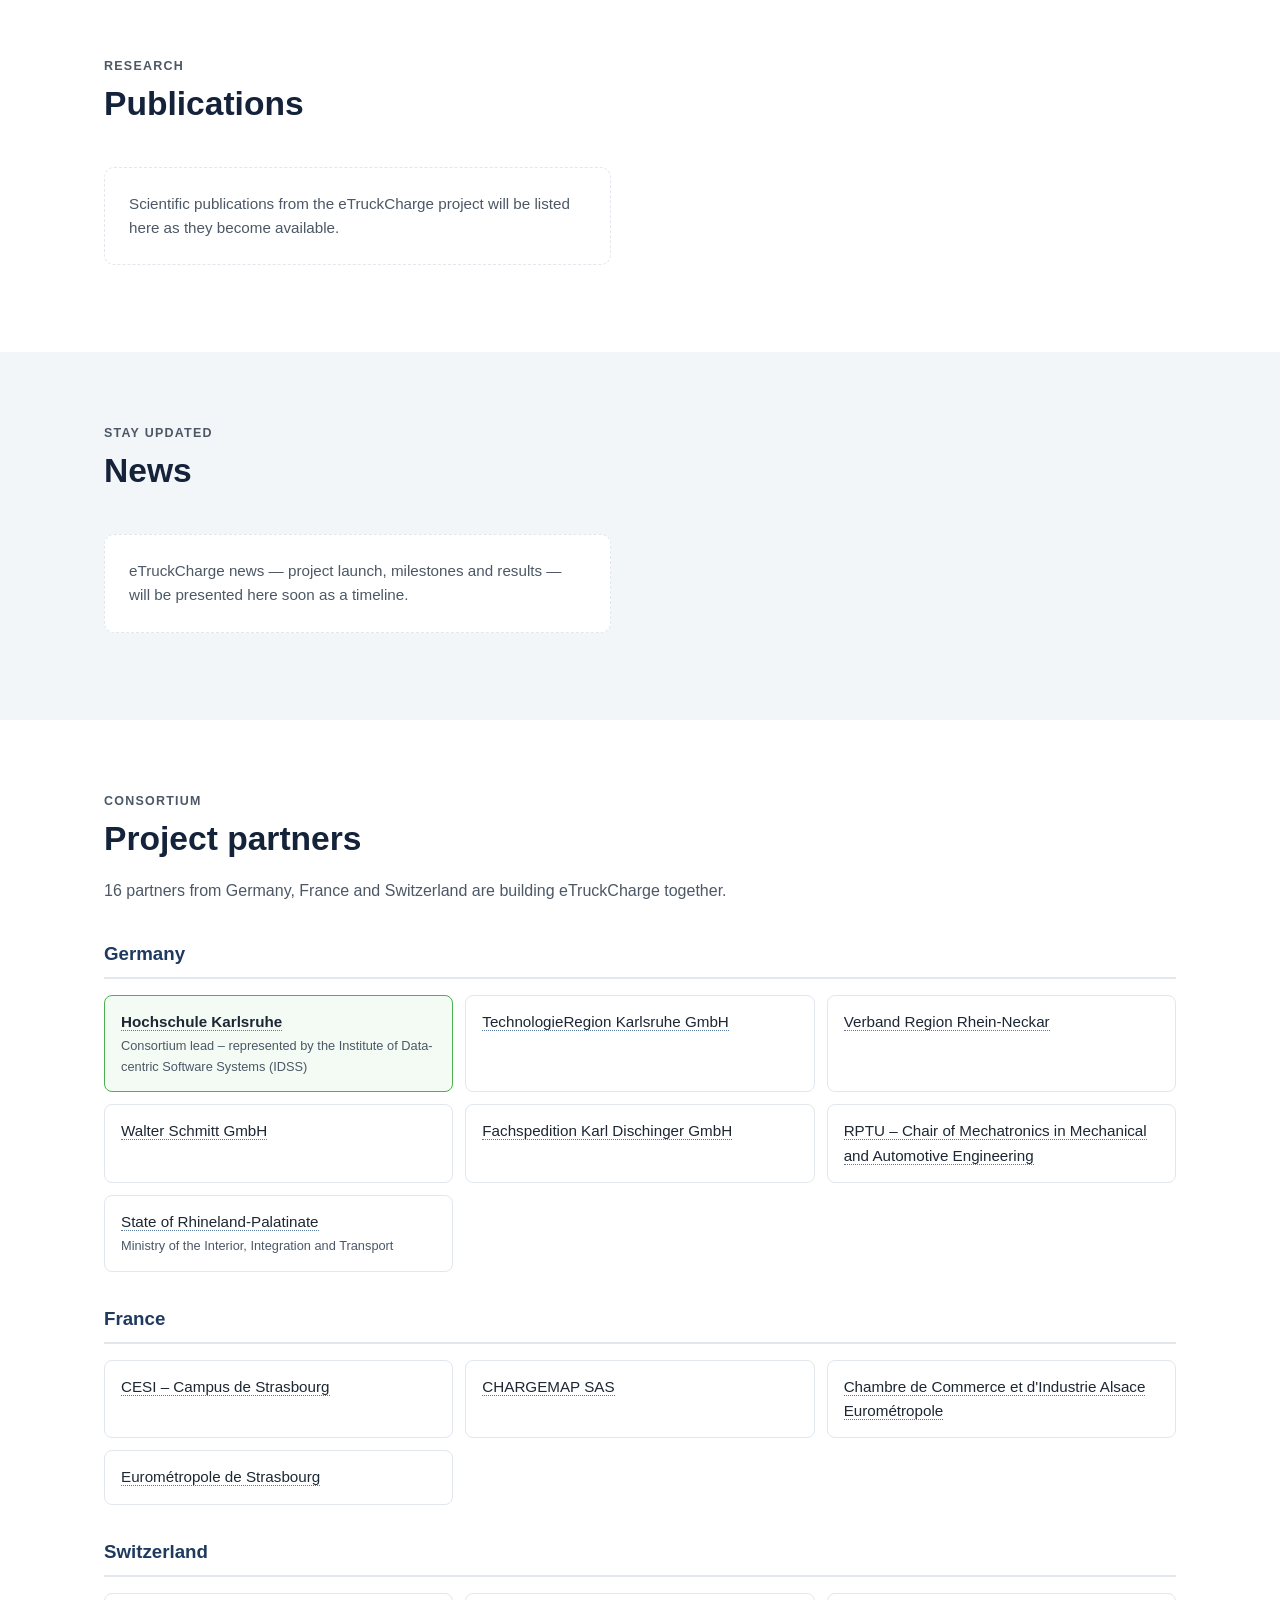
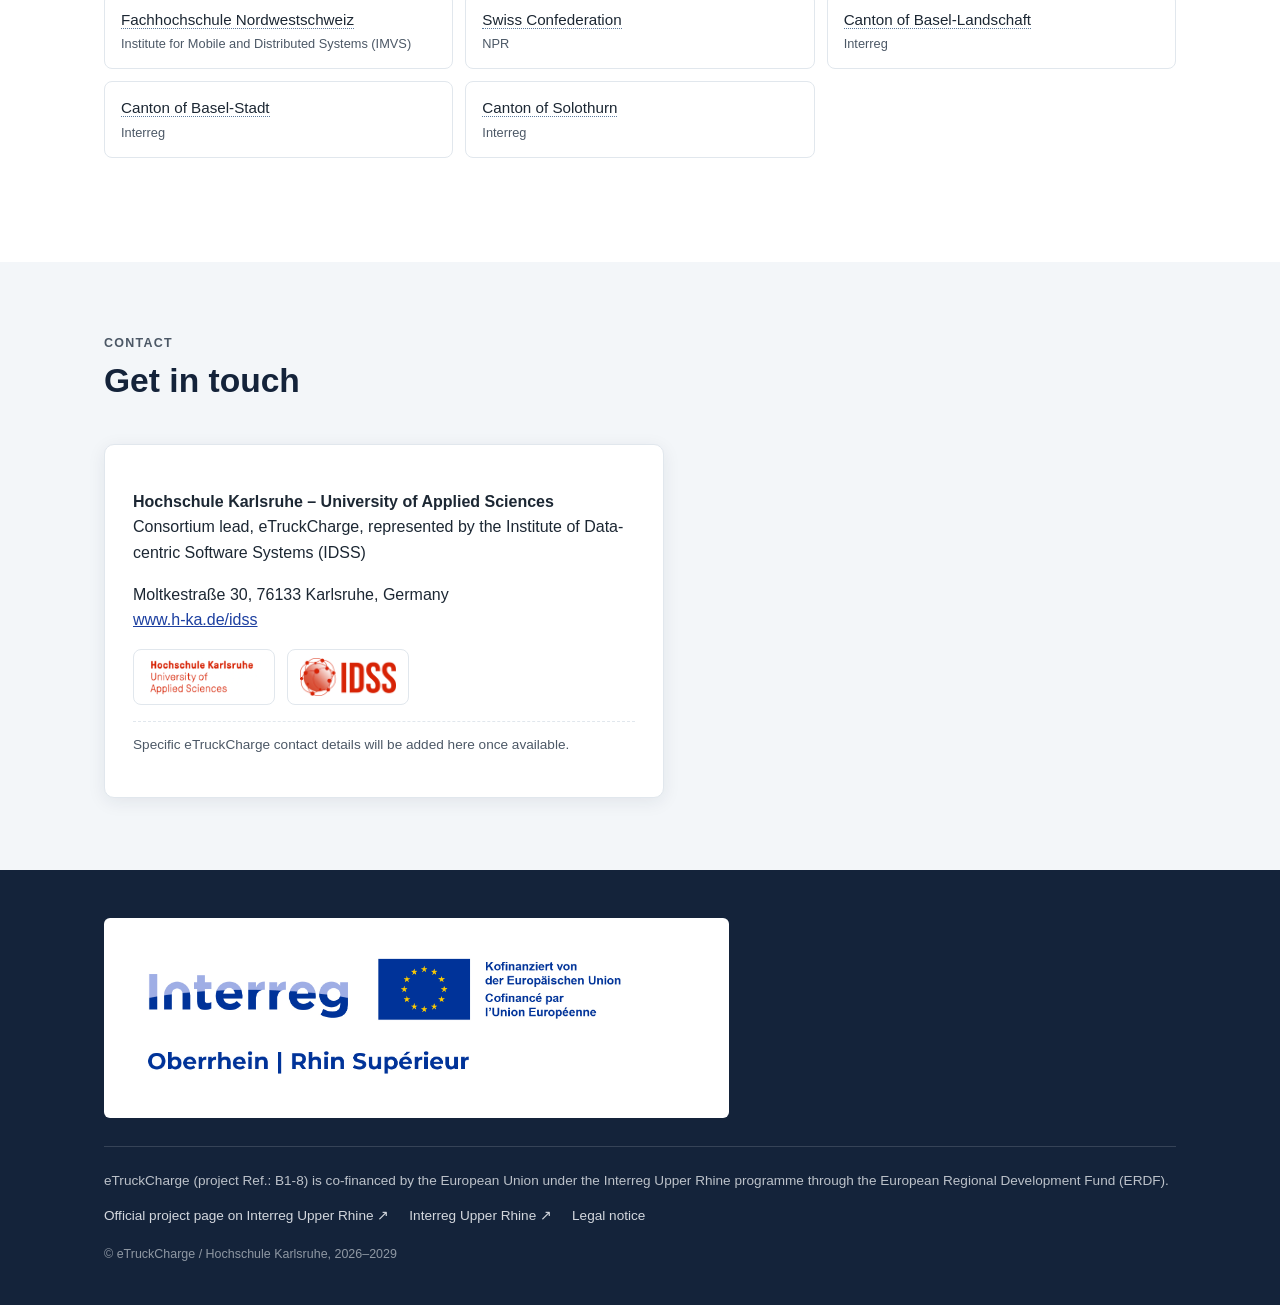
<file: en/index.html>
<!DOCTYPE html>
<html lang="en">
<head>
<meta charset="UTF-8">
<title>eTruckCharge – A Federated Charging Park for Sustainable Freight Transport in the Upper Rhine</title>
<meta name="description" content="eTruckCharge is an Interreg Upper Rhine project building a cross-border, federated charging park for electric trucks.">
<meta name="viewport" content="width=device-width, initial-scale=1">
<link rel="stylesheet" href="../assets/css/style.css">
<link rel="alternate" hreflang="de" href="../de/">
<link rel="alternate" hreflang="fr" href="../fr/">
<link rel="alternate" hreflang="en" href="../en/">
</head>
<body>

<header class="site-header">
  <div class="header-top">
    <div class="container">
      <a class="brand" href="./">
        <img src="../assets/img/logo/etruckcharge-logo.png" alt="eTruckCharge logo">
      </a>
      <span class="eu-emblem">
        <img src="../assets/img/interreg/eu-emblem-de.png" alt="Co-financed by the European Union – Interreg Upper Rhine">
      </span>
    </div>
  </div>
  <div class="header-bottom">
    <div class="container">
      <ul class="site-nav">
        <li><a href="#about">About</a></li>
        <li><a href="#objectives">Objectives</a></li>
        <li><a href="#results">Results</a></li>
        <li><a href="#target-groups">Target groups</a></li>
        <li><a href="#publications">Publications</a></li>
        <li><a href="#news">News</a></li>
        <li><a href="#partners">Partners</a></li>
        <li><a href="#contact">Contact</a></li>
      </ul>
      <ul class="lang-switch">
        <li><a href="../de/index.html">DE</a></li>
        <li><a href="../fr/index.html">FR</a></li>
        <li><a href="../en/index.html" aria-current="true">EN</a></li>
      </ul>
    </div>
  </div>
</header>

<main>
  <section class="hero">
    <div class="hero-media">
      <img src="../assets/img/etruckcharge-hero.png" alt="Charging station for an electric truck at a logistics site">
    </div>
    <div class="hero-content container">
      <p class="hero-eyebrow">Interreg Upper Rhine</p>
      <h1>Borderless E-Mobility – A Federated Charging Park for Sustainable Freight Transport in the Upper Rhine</h1>
      <p class="lead">
        eTruckCharge is investigating how charging capacity that already exists at commercial
        sites can be made usable across company and national borders — enabling a safe,
        plannable shift to electric trucks for the trinational logistics sector.
      </p>
      <ul class="fact-badges">
        <li><strong>07/2026 – 06/2029</strong>Project duration</li>
        <li><strong>€1,311,414.60</strong>EU co-financing (ERDF)</li>
        <li><strong>€2,866,829.21</strong>Total budget</li>
        <li><strong>16 partners</strong>from Germany, France, Switzerland</li>
      </ul>
    </div>
  </section>

  <section id="about">
    <div class="container">
      <div class="section-heading">
        <p class="section-kicker">Background</p>
        <h2>About the project</h2>
      </div>
      <div class="prose">
        <p>
          Sustainable road freight transport must combine shorter charging times, cost
          efficiency and environmental sustainability. In Germany alone, road freight transport
          consumes around 15 million tonnes of fossil fuel every year. Battery-electric trucks
          already achieve ranges of more than 500&nbsp;km today, with charging times from
          20% to 80% state of charge in under an hour.
        </p>
        <p>
          Cross-border freight flows between France, Germany and Switzerland in the Upper Rhine
          region rely mainly on road transport — in particular via the A4, A6/A36 and A5
          motorways. However, no reliable, high-power charging infrastructure for electric
          trucks is currently available around the clock at these hubs.
        </p>
        <p>
          eTruckCharge addresses exactly this gap: the project investigates and develops how
          charging capacity that already exists or is planned at commercial sites — logistics
          centres, warehouses, vehicle depots, industrial parks — can be made usable across
          company and national borders through a <strong>"federated charging park."</strong>
        </p>
      </div>
    </div>
  </section>

  <section class="alt" id="objectives">
    <div class="container">
      <div class="section-heading">
        <p class="section-kicker">Our ambition</p>
        <h2>Project objectives</h2>
      </div>
      <div class="prose">
        <p>
          Companies with their own charging stations will be able to open them up in a
          controlled way to business partners and other users via an IT system developed in
          the project, and make them bookable. This allows hauliers to pre-reserve charging
          capacity along their routes and plan cross-border tours safely and efficiently.
        </p>
        <p>
          The project also develops intelligent energy management for the charging sites:
          AI-based forecasting and control of charging demand (up to 1 MW per site), taking
          into account electricity market prices and grid contracts as well as vehicle-specific
          requirements such as state of charge and destination.
        </p>
        <p>
          Security of the overall system — at both data and infrastructure level — is a central
          concern. To this end, eTruckCharge is developing a collaborative system for detecting
          attacks and anomalies based on federated learning, without directly sharing sensitive
          data.
        </p>
      </div>
    </div>
  </section>

  <section id="results">
    <div class="container">
      <div class="section-heading">
        <p class="section-kicker">Results</p>
        <h2>What the project delivers</h2>
        <p>Direct and indirect results available during and after the project period.</p>
      </div>
      <div class="card-grid">
        <div class="card">
          <h3>Software system for the federated charging park</h3>
          <p>
            A web-based system developed by Hochschule Karlsruhe: charging stations at multiple
            company sites are pooled and can be reserved by authorised third parties for a
            defined period.
          </p>
        </div>
        <div class="card">
          <h3>AI models &amp; digital twin</h3>
          <p>
            Models trained via federated learning predict station occupancy, arrival/departure
            times and load peaks without centralising raw data. A digital twin represents the
            charging park in real time.
          </p>
        </div>
        <div class="card">
          <h3>Charging algorithms by RPTU</h3>
          <p>
            Optimised charge planning and fast-charging profiles, validated in a
            Power-Hardware-in-the-Loop environment; released as an open-source package with
            standardised interfaces.
          </p>
        </div>
        <div class="card">
          <h3>Security &amp; resilience</h3>
          <p>
            A collaborative intrusion-detection system based on federated learning to protect
            the connected charging infrastructure, vehicles and systems.
          </p>
        </div>
      </div>
    </div>
  </section>

  <section class="alt" id="target-groups">
    <div class="container">
      <div class="section-heading">
        <p class="section-kicker">Impact</p>
        <h2>Target groups &amp; benefits</h2>
      </div>
      <div class="prose">
        <p>
          In the medium term, the results will benefit potential users in the Upper Rhine
          logistics sector ("first movers") as well as future providers of scalable solutions
          from the region, including start-ups.
        </p>
        <p>
          The project can also help position the Upper Rhine region as a pioneer in the
          systematic introduction of electric vehicles in cross-border freight transport —
          improving air quality, reducing CO₂ emissions, and strengthening the region's
          resilience against dependency on oil-exporting countries.
        </p>
      </div>
    </div>
  </section>

  <section id="publications">
    <div class="container">
      <div class="section-heading">
        <p class="section-kicker">Research</p>
        <h2>Publications</h2>
      </div>
      <p class="coming-soon">
        Scientific publications from the eTruckCharge project will be listed here as they
        become available.
      </p>
    </div>
  </section>

  <section class="alt" id="news">
    <div class="container">
      <div class="section-heading">
        <p class="section-kicker">Stay updated</p>
        <h2>News</h2>
      </div>
      <p class="coming-soon">
        eTruckCharge news — project launch, milestones and results — will be presented here
        soon as a timeline.
      </p>
    </div>
  </section>

  <section id="partners">
    <div class="container">
      <div class="section-heading">
        <p class="section-kicker">Consortium</p>
        <h2>Project partners</h2>
        <p>16 partners from Germany, France and Switzerland are building eTruckCharge together.</p>
      </div>

      <div class="partner-group">
        <h3>Germany</h3>
        <ul class="partner-list">
          <li class="lead-partner">
            <a class="partner-name" href="https://www.h-ka.de/idss" target="_blank" rel="noopener">Hochschule Karlsruhe</a>
            <span class="partner-role">Consortium lead – represented by the Institute of Data-centric Software Systems (IDSS)</span>
            <span class="partner-logo-preview"><img src="../assets/img/partners/hka.png" alt="Hochschule Karlsruhe logo"></span>
          </li>
          <li>
            <a class="partner-name" href="https://trk.de/" target="_blank" rel="noopener">TechnologieRegion Karlsruhe GmbH</a>
            <span class="partner-logo-preview"><img src="../assets/img/partners/trk.png" alt="TechnologieRegion Karlsruhe GmbH logo"></span>
          </li>
          <li>
            <a class="partner-name" href="https://www.vrn.de/" target="_blank" rel="noopener">Verband Region Rhein-Neckar</a>
            <span class="partner-logo-preview"><img src="../assets/img/partners/vrn.png" alt="Verband Region Rhein-Neckar logo"></span>
          </li>
          <li>
            <a class="partner-name" href="https://www.logistik-schmitt.de/" target="_blank" rel="noopener">Walter Schmitt GmbH</a>
            <span class="partner-logo-preview"><img src="../assets/img/partners/schmitt.png" alt="Walter Schmitt GmbH logo"></span>
          </li>
          <li>
            <a class="partner-name" href="https://www.karldischinger.de/" target="_blank" rel="noopener">Fachspedition Karl Dischinger GmbH</a>
            <span class="partner-logo-preview"><img src="../assets/img/partners/dischinger.svg" alt="Fachspedition Karl Dischinger GmbH logo"></span>
          </li>
          <li>
            <a class="partner-name" href="https://rptu.de/" target="_blank" rel="noopener">RPTU – Chair of Mechatronics in Mechanical and Automotive Engineering</a>
            <span class="partner-logo-preview"><img src="../assets/img/partners/rptu.svg" alt="RPTU logo"></span>
          </li>
          <li>
            <a class="partner-name" href="https://mdi.rlp.de/" target="_blank" rel="noopener">State of Rhineland-Palatinate</a>
            <span class="partner-role">Ministry of the Interior, Integration and Transport</span>
            <span class="partner-logo-preview"><img src="../assets/img/partners/rlp.svg" alt="State of Rhineland-Palatinate logo"></span>
          </li>
        </ul>
      </div>

      <div class="partner-group">
        <h3>France</h3>
        <ul class="partner-list">
          <li>
            <a class="partner-name" href="https://lineact.cesi.fr/" target="_blank" rel="noopener">CESI – Campus de Strasbourg</a>
            <span class="partner-logo-preview"><img src="../assets/img/partners/cesi.png" alt="CESI logo"></span>
          </li>
          <li>
            <a class="partner-name" href="https://chargemap.com/en-gb" target="_blank" rel="noopener">CHARGEMAP SAS</a>
            <span class="partner-logo-preview"><img src="../assets/img/partners/chargemap.svg" alt="CHARGEMAP SAS logo"></span>
          </li>
          <li>
            <a class="partner-name" href="https://www.alsace-eurometropole.cci.fr/" target="_blank" rel="noopener">Chambre de Commerce et d'Industrie Alsace Eurométropole</a>
            <span class="partner-logo-preview"><img src="../assets/img/partners/cci-alsace.png" alt="CCI Alsace Eurométropole logo"></span>
          </li>
          <li>
            <a class="partner-name" href="http://www.strasbourg.eu/" target="_blank" rel="noopener">Eurométropole de Strasbourg</a>
            <span class="partner-logo-preview"><img src="../assets/img/partners/strasbourg.png" alt="Eurométropole de Strasbourg logo"></span>
          </li>
        </ul>
      </div>

      <div class="partner-group">
        <h3>Switzerland</h3>
        <ul class="partner-list">
          <li>
            <a class="partner-name" href="https://www.fhnw.ch" target="_blank" rel="noopener">Fachhochschule Nordwestschweiz</a>
            <span class="partner-role">Institute for Mobile and Distributed Systems (IMVS)</span>
            <span class="partner-logo-preview"><img src="../assets/img/partners/fhnw.svg" alt="Fachhochschule Nordwestschweiz logo"></span>
          </li>
          <li>
            <a class="partner-name" href="https://www.admin.ch/gov/de/start.html" target="_blank" rel="noopener">Swiss Confederation</a>
            <span class="partner-role">NPR</span>
            <span class="partner-logo-preview"><img src="../assets/img/partners/ch-npr.png" alt="Swiss Confederation logo"></span>
          </li>
          <li>
            <a class="partner-name" href="https://www.baselland.ch/" target="_blank" rel="noopener">Canton of Basel-Landschaft</a>
            <span class="partner-role">Interreg</span>
            <span class="partner-logo-preview"><img src="../assets/img/partners/basel-landschaft.png" alt="Canton of Basel-Landschaft logo"></span>
          </li>
          <li>
            <a class="partner-name" href="https://www.bs.ch/" target="_blank" rel="noopener">Canton of Basel-Stadt</a>
            <span class="partner-role">Interreg</span>
            <span class="partner-logo-preview"><img src="../assets/img/partners/basel-stadt.png" alt="Canton of Basel-Stadt logo"></span>
          </li>
          <li>
            <a class="partner-name" href="https://so.ch/" target="_blank" rel="noopener">Canton of Solothurn</a>
            <span class="partner-role">Interreg</span>
            <span class="partner-logo-preview"><img src="../assets/img/partners/solothurn.png" alt="Canton of Solothurn logo"></span>
          </li>
        </ul>
      </div>
    </div>
  </section>

  <section class="alt" id="contact">
    <div class="container">
      <div class="section-heading">
        <p class="section-kicker">Contact</p>
        <h2>Get in touch</h2>
      </div>
      <div class="contact-box">
        <p><strong>Hochschule Karlsruhe – University of Applied Sciences</strong><br>
        Consortium lead, eTruckCharge, represented by the Institute of Data-centric Software
        Systems (IDSS)</p>
        <p>Moltkestraße 30, 76133 Karlsruhe, Germany<br>
        <a href="https://www.h-ka.de/idss">www.h-ka.de/idss</a></p>
        <div class="hka-logos">
          <img src="../assets/img/partners/hka.png" alt="Hochschule Karlsruhe logo">
          <img src="../assets/img/partners/idss.png" alt="Institute of Data-centric Software Systems (IDSS) logo">
        </div>
        <p class="placeholder-note">
          Specific eTruckCharge contact details will be added here once available.
        </p>
      </div>
    </div>
  </section>
</main>

<footer class="site-footer">
  <div class="container">
    <div class="footer-cobranding">
            <!--<img class="etc-logo" src="../assets/img/logo/etruckcharge-logo_slim.png" alt="eTruckCharge">
      <span class="divider"></span>-->
      <img class="interreg-logo" src="../assets/img/interreg/logo-de-first.jpg" alt="Interreg Oberrhein | Rhin Supérieur – co-financed by the European Union">
    </div>
    <p class="footer-funding-note">
      eTruckCharge (project Ref.: B1-8) is co-financed by the European Union under the Interreg
      Upper Rhine programme through the European Regional Development Fund (ERDF).
      <!-- The English Interreg logo variant is marked "permission requested" in the official
           asset pack; until that permission is confirmed, this page reuses the approved
           DE/FR lockup and states the funding acknowledgement in English as plain text. -->
    </p>
    <p class="footer-links">
      <a href="https://www.interreg-oberrhein.eu/projet/etruckcharge/" target="_blank" rel="noopener">Official project page on Interreg Upper Rhine ↗</a>
      <a href="https://www.interreg-oberrhein.eu/" target="_blank" rel="noopener">Interreg Upper Rhine ↗</a>
      <a href="#contact">Legal notice</a>
    </p>
    <p class="footer-meta">© eTruckCharge / Hochschule Karlsruhe, 2026–2029</p>
  </div>
</footer>

</body>
</html>
</file>
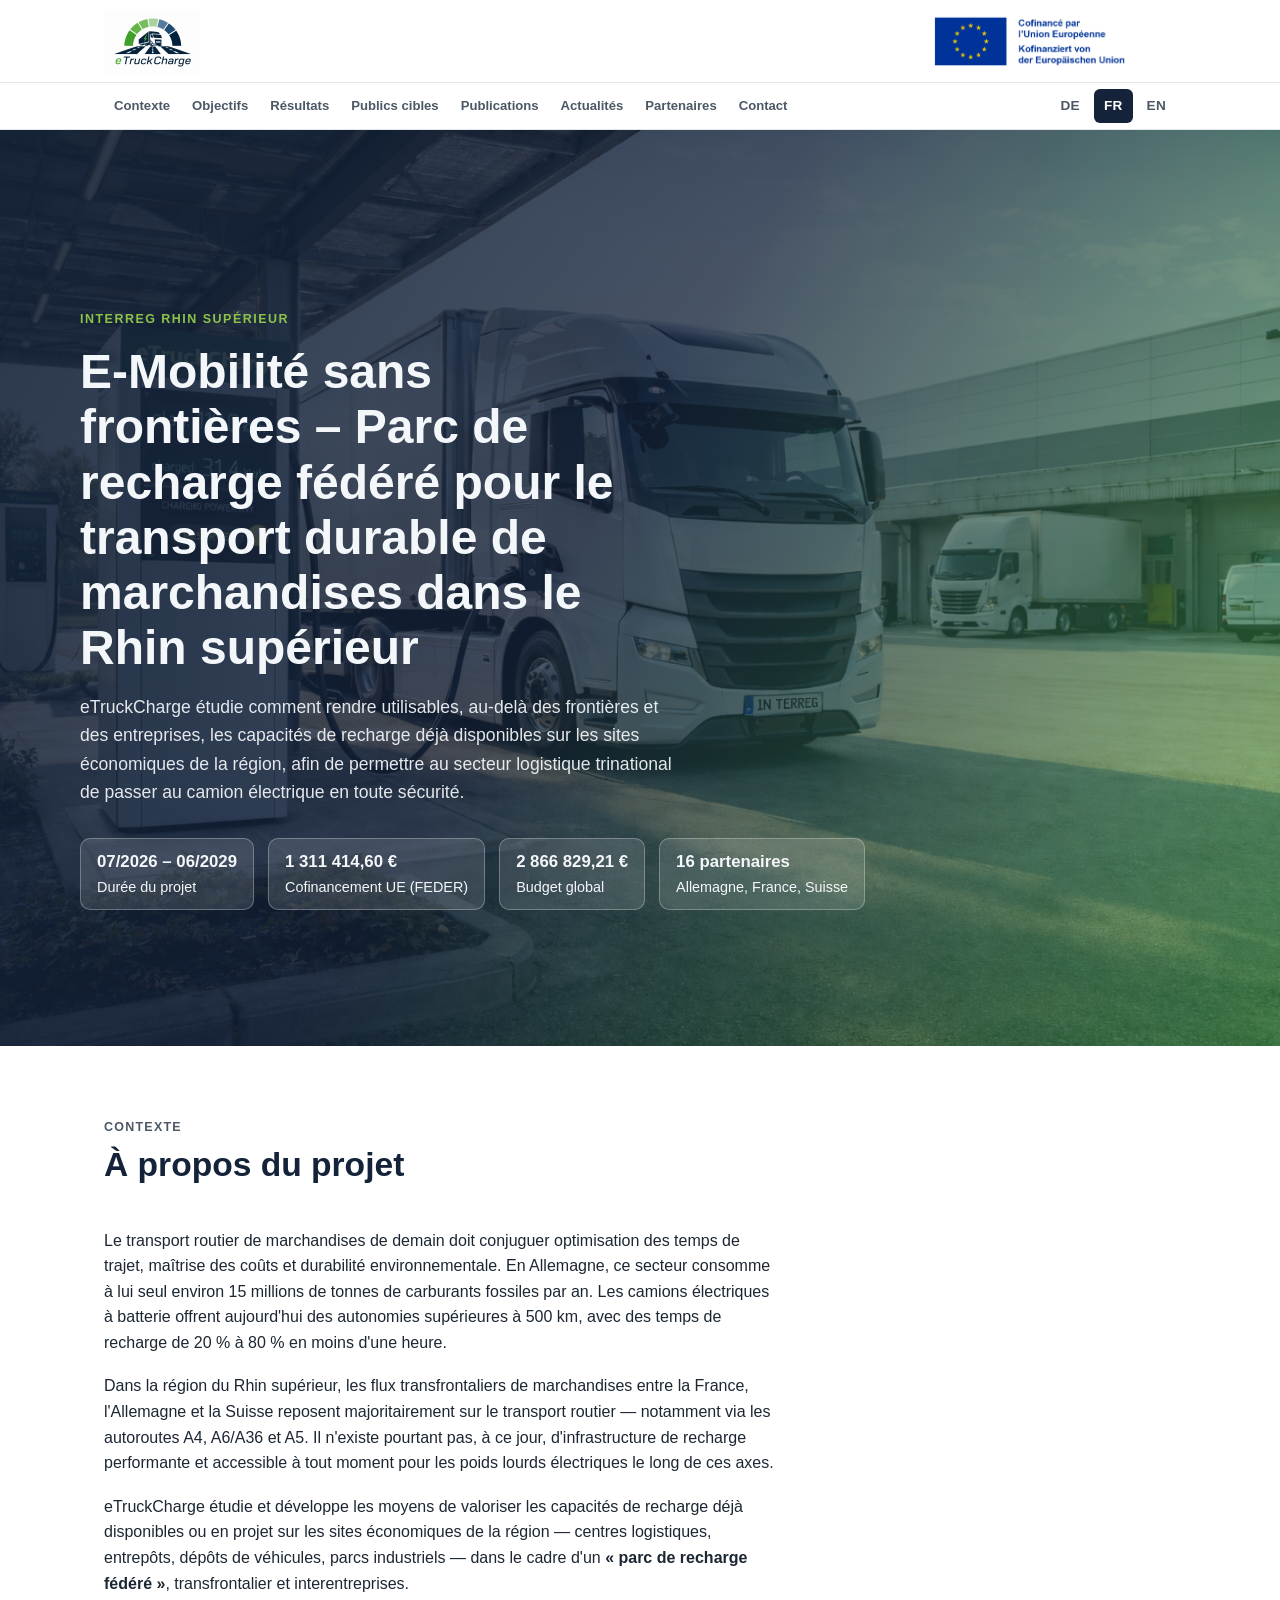
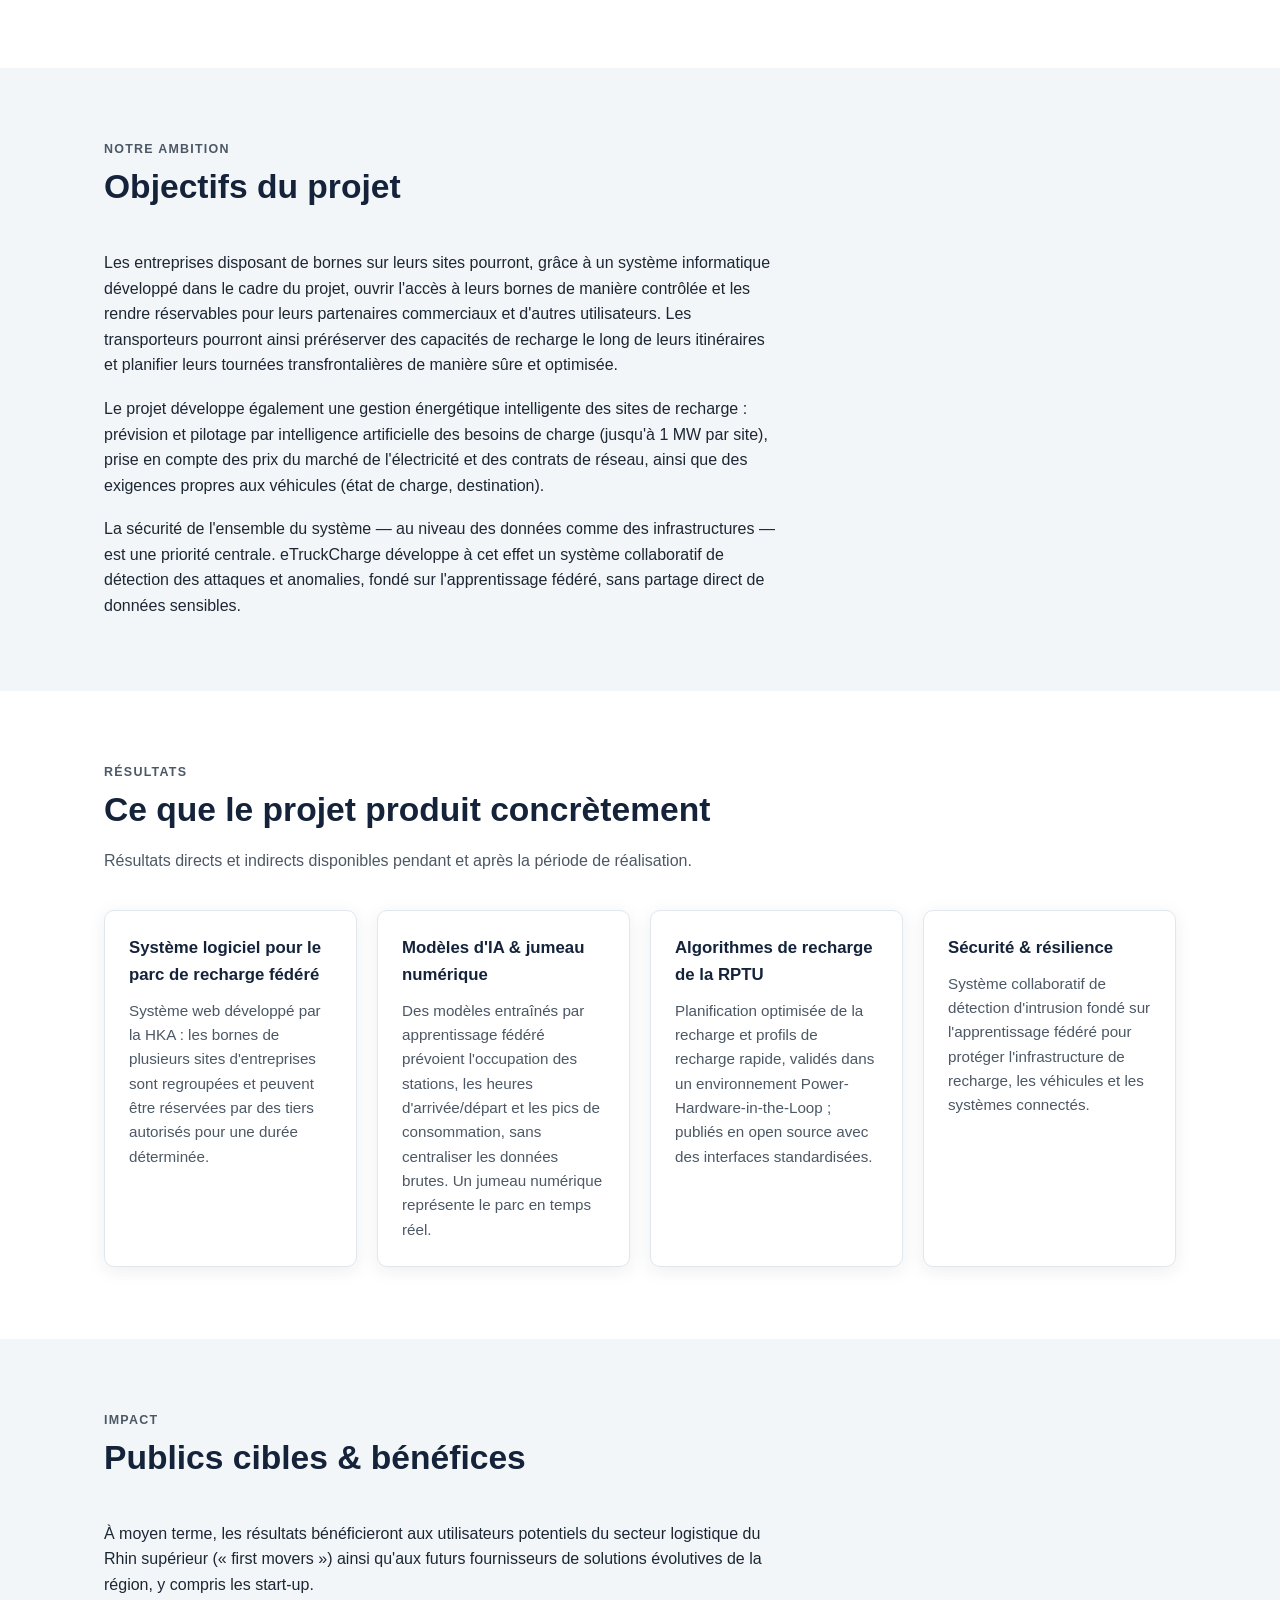
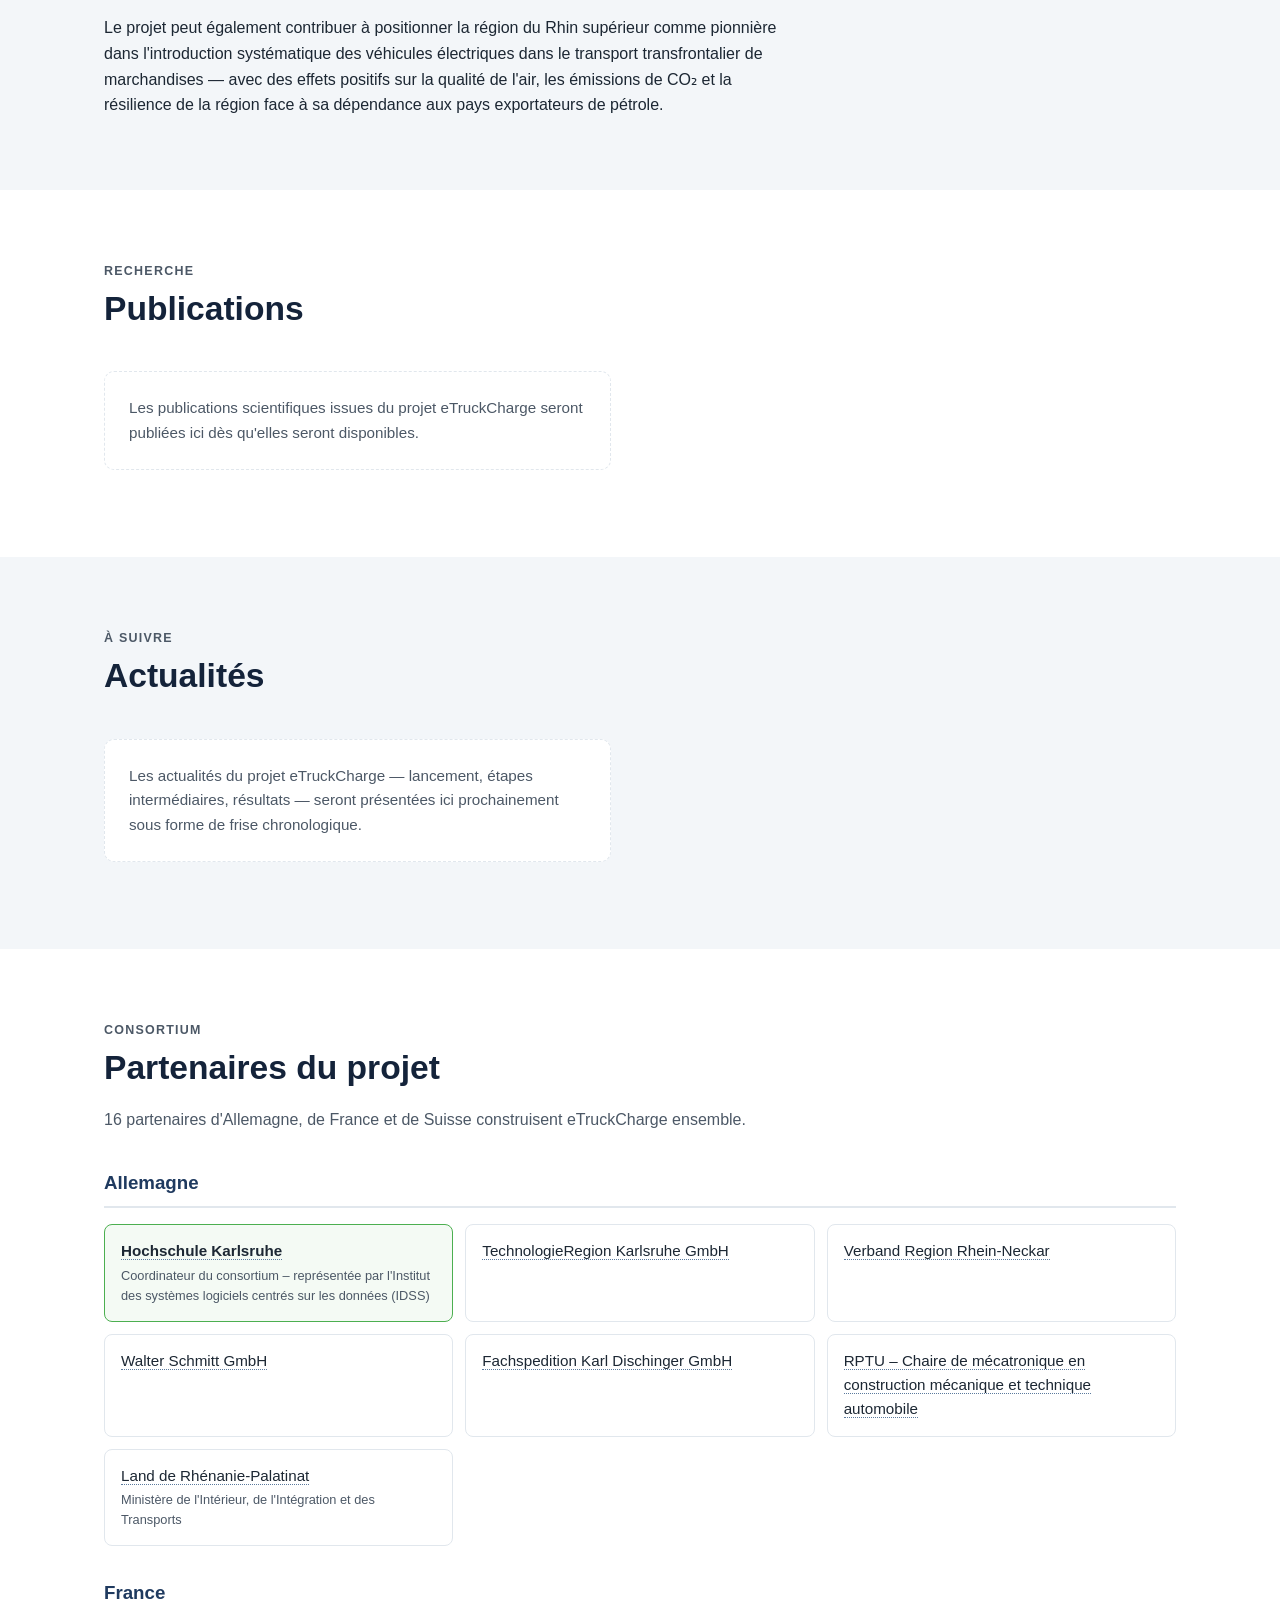
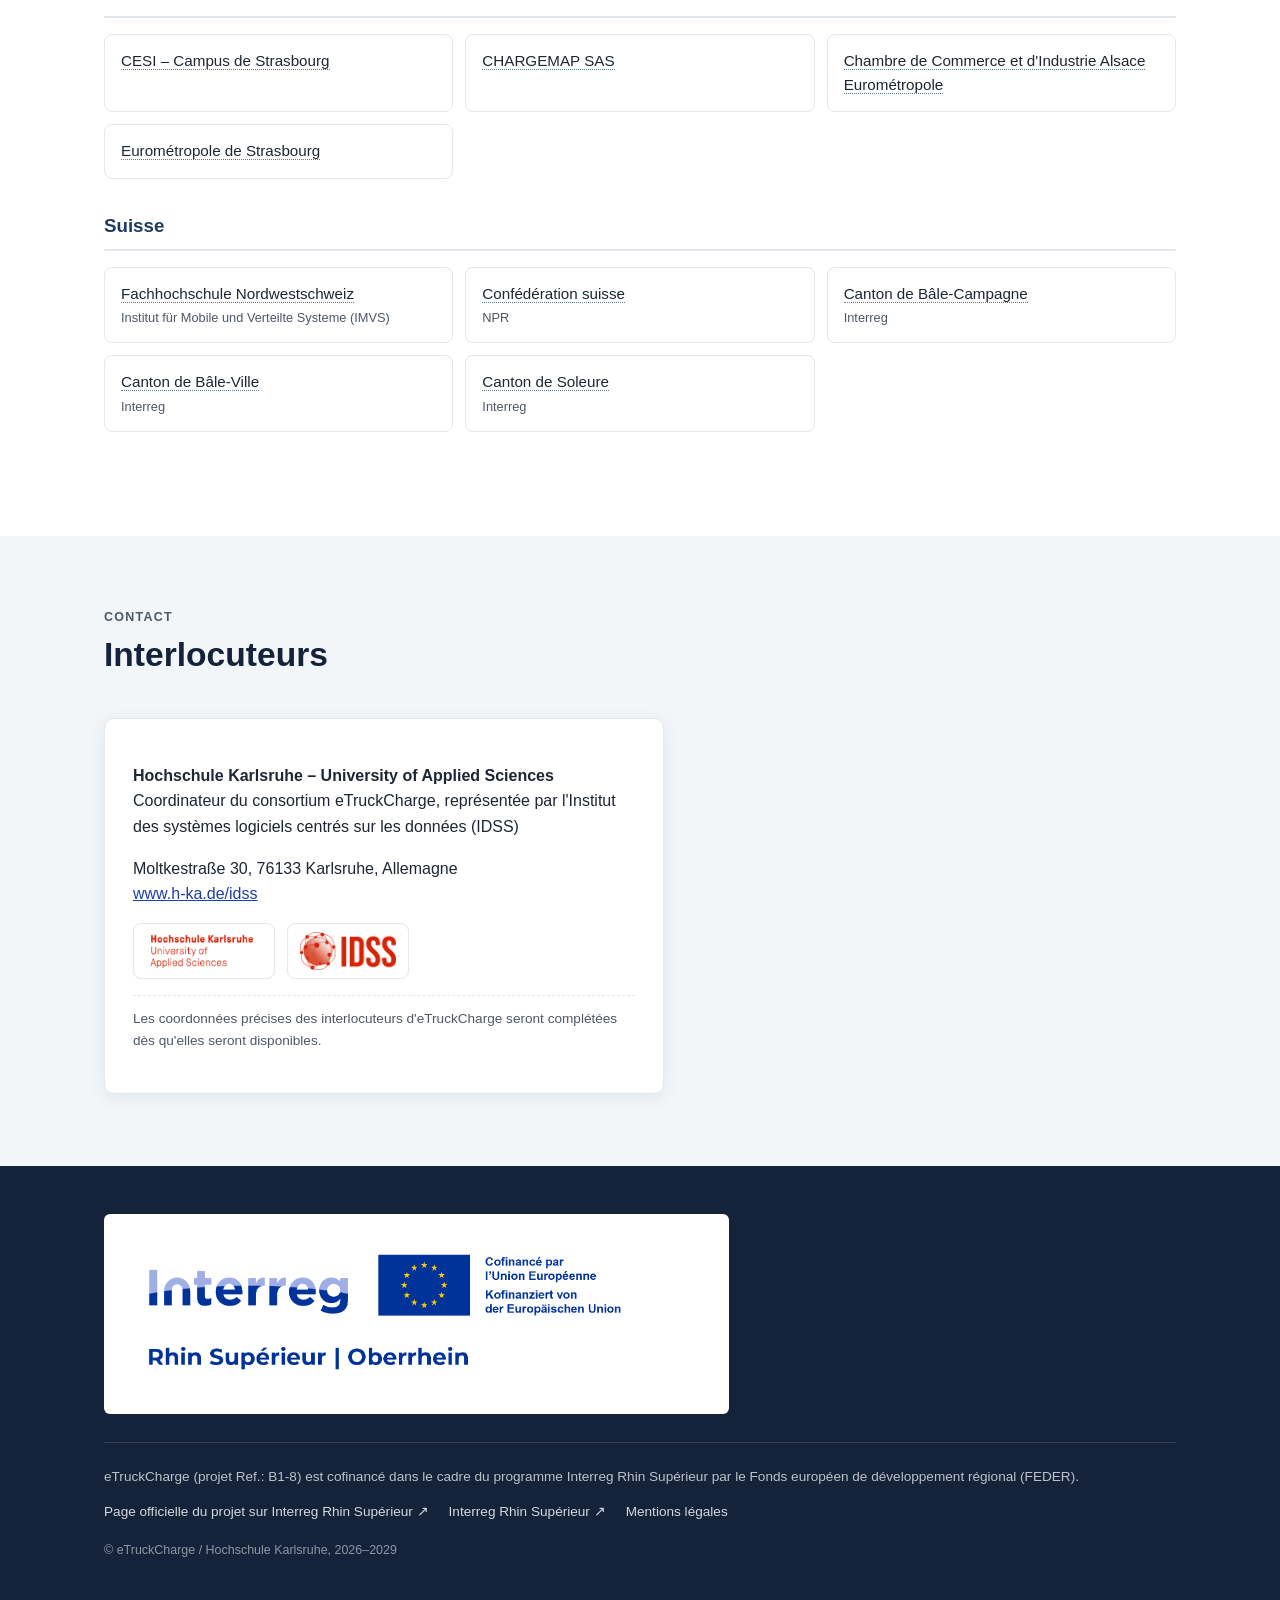
<file: fr/index.html>
<!DOCTYPE html>
<html lang="fr">
<head>
<meta charset="UTF-8">
<title>eTruckCharge – Parc de recharge fédéré pour le transport durable de marchandises dans le Rhin supérieur</title>
<meta name="description" content="eTruckCharge est un projet Interreg Rhin Supérieur visant un parc de recharge fédéré et transfrontalier pour poids lourds électriques.">
<meta name="viewport" content="width=device-width, initial-scale=1">
<link rel="stylesheet" href="../assets/css/style.css">
<link rel="alternate" hreflang="de" href="../de/">
<link rel="alternate" hreflang="fr" href="../fr/">
<link rel="alternate" hreflang="en" href="../en/">
</head>
<body>

<header class="site-header">
  <div class="header-top">
    <div class="container">
      <a class="brand" href="./">
        <img src="../assets/img/logo/etruckcharge-logo.png" alt="Logo eTruckCharge">
      </a>
      <span class="eu-emblem">
        <img src="../assets/img/interreg/eu-emblem-fr.png" alt="Cofinancé par l'Union Européenne – Interreg Rhin Supérieur">
      </span>
    </div>
  </div>
  <div class="header-bottom">
    <div class="container">
      <ul class="site-nav">
        <li><a href="#contexte">Contexte</a></li>
        <li><a href="#objectifs">Objectifs</a></li>
        <li><a href="#resultats">Résultats</a></li>
        <li><a href="#publics-cibles">Publics cibles</a></li>
        <li><a href="#publications">Publications</a></li>
        <li><a href="#actualites">Actualités</a></li>
        <li><a href="#partenaires">Partenaires</a></li>
        <li><a href="#contact">Contact</a></li>
      </ul>
      <ul class="lang-switch">
        <li><a href="../de/index.html">DE</a></li>
        <li><a href="../fr/index.html" aria-current="true">FR</a></li>
        <li><a href="../en/index.html">EN</a></li>
      </ul>
    </div>
  </div>
</header>

<main>
  <section class="hero">
    <div class="hero-media">
      <img src="../assets/img/etruckcharge-hero.png" alt="Borne de recharge pour poids lourd électrique sur un site logistique">
    </div>
    <div class="hero-content container">
      <p class="hero-eyebrow">Interreg Rhin Supérieur</p>
      <h1>E-Mobilité sans frontières – Parc de recharge fédéré pour le transport durable de marchandises dans le Rhin supérieur</h1>
      <p class="lead">
        eTruckCharge étudie comment rendre utilisables, au-delà des frontières et des
        entreprises, les capacités de recharge déjà disponibles sur les sites économiques de la
        région, afin de permettre au secteur logistique trinational de passer au camion
        électrique en toute sécurité.
      </p>
      <ul class="fact-badges">
        <li><strong>07/2026 – 06/2029</strong>Durée du projet</li>
        <li><strong>1 311 414,60 €</strong>Cofinancement UE (FEDER)</li>
        <li><strong>2 866 829,21 €</strong>Budget global</li>
        <li><strong>16 partenaires</strong>Allemagne, France, Suisse</li>
      </ul>
    </div>
  </section>

  <section id="contexte">
    <div class="container">
      <div class="section-heading">
        <p class="section-kicker">Contexte</p>
        <h2>À propos du projet</h2>
      </div>
      <div class="prose">
        <p>
          Le transport routier de marchandises de demain doit conjuguer optimisation des temps
          de trajet, maîtrise des coûts et durabilité environnementale. En Allemagne, ce
          secteur consomme à lui seul environ 15 millions de tonnes de carburants fossiles par
          an. Les camions électriques à batterie offrent aujourd'hui des autonomies supérieures
          à 500 km, avec des temps de recharge de 20&nbsp;% à 80&nbsp;% en moins d'une heure.
        </p>
        <p>
          Dans la région du Rhin supérieur, les flux transfrontaliers de marchandises entre la
          France, l'Allemagne et la Suisse reposent majoritairement sur le transport routier —
          notamment via les autoroutes A4, A6/A36 et A5. Il n'existe pourtant pas, à ce jour,
          d'infrastructure de recharge performante et accessible à tout moment pour les poids
          lourds électriques le long de ces axes.
        </p>
        <p>
          eTruckCharge étudie et développe les moyens de valoriser les capacités de recharge
          déjà disponibles ou en projet sur les sites économiques de la région — centres
          logistiques, entrepôts, dépôts de véhicules, parcs industriels — dans le cadre d'un
          <strong>« parc de recharge fédéré »</strong>, transfrontalier et interentreprises.
        </p>
      </div>
    </div>
  </section>

  <section class="alt" id="objectifs">
    <div class="container">
      <div class="section-heading">
        <p class="section-kicker">Notre ambition</p>
        <h2>Objectifs du projet</h2>
      </div>
      <div class="prose">
        <p>
          Les entreprises disposant de bornes sur leurs sites pourront, grâce à un système
          informatique développé dans le cadre du projet, ouvrir l'accès à leurs bornes de
          manière contrôlée et les rendre réservables pour leurs partenaires commerciaux et
          d'autres utilisateurs. Les transporteurs pourront ainsi préréserver des capacités de
          recharge le long de leurs itinéraires et planifier leurs tournées transfrontalières
          de manière sûre et optimisée.
        </p>
        <p>
          Le projet développe également une gestion énergétique intelligente des sites de
          recharge : prévision et pilotage par intelligence artificielle des besoins de charge
          (jusqu'à 1 MW par site), prise en compte des prix du marché de l'électricité et des
          contrats de réseau, ainsi que des exigences propres aux véhicules (état de charge,
          destination).
        </p>
        <p>
          La sécurité de l'ensemble du système — au niveau des données comme des
          infrastructures — est une priorité centrale. eTruckCharge développe à cet effet un
          système collaboratif de détection des attaques et anomalies, fondé sur
          l'apprentissage fédéré, sans partage direct de données sensibles.
        </p>
      </div>
    </div>
  </section>

  <section id="resultats">
    <div class="container">
      <div class="section-heading">
        <p class="section-kicker">Résultats</p>
        <h2>Ce que le projet produit concrètement</h2>
        <p>Résultats directs et indirects disponibles pendant et après la période de réalisation.</p>
      </div>
      <div class="card-grid">
        <div class="card">
          <h3>Système logiciel pour le parc de recharge fédéré</h3>
          <p>
            Système web développé par la HKA : les bornes de plusieurs sites d'entreprises sont
            regroupées et peuvent être réservées par des tiers autorisés pour une durée
            déterminée.
          </p>
        </div>
        <div class="card">
          <h3>Modèles d'IA &amp; jumeau numérique</h3>
          <p>
            Des modèles entraînés par apprentissage fédéré prévoient l'occupation des stations,
            les heures d'arrivée/départ et les pics de consommation, sans centraliser les
            données brutes. Un jumeau numérique représente le parc en temps réel.
          </p>
        </div>
        <div class="card">
          <h3>Algorithmes de recharge de la RPTU</h3>
          <p>
            Planification optimisée de la recharge et profils de recharge rapide, validés dans
            un environnement Power-Hardware-in-the-Loop ; publiés en open source avec des
            interfaces standardisées.
          </p>
        </div>
        <div class="card">
          <h3>Sécurité &amp; résilience</h3>
          <p>
            Système collaboratif de détection d'intrusion fondé sur l'apprentissage fédéré pour
            protéger l'infrastructure de recharge, les véhicules et les systèmes connectés.
          </p>
        </div>
      </div>
    </div>
  </section>

  <section class="alt" id="publics-cibles">
    <div class="container">
      <div class="section-heading">
        <p class="section-kicker">Impact</p>
        <h2>Publics cibles &amp; bénéfices</h2>
      </div>
      <div class="prose">
        <p>
          À moyen terme, les résultats bénéficieront aux utilisateurs potentiels du secteur
          logistique du Rhin supérieur (« first movers ») ainsi qu'aux futurs fournisseurs de
          solutions évolutives de la région, y compris les start-up.
        </p>
        <p>
          Le projet peut également contribuer à positionner la région du Rhin supérieur comme
          pionnière dans l'introduction systématique des véhicules électriques dans le
          transport transfrontalier de marchandises — avec des effets positifs sur la qualité
          de l'air, les émissions de CO₂ et la résilience de la région face à sa dépendance aux
          pays exportateurs de pétrole.
        </p>
      </div>
    </div>
  </section>

  <section id="publications">
    <div class="container">
      <div class="section-heading">
        <p class="section-kicker">Recherche</p>
        <h2>Publications</h2>
      </div>
      <p class="coming-soon">
        Les publications scientifiques issues du projet eTruckCharge seront publiées ici dès
        qu'elles seront disponibles.
      </p>
    </div>
  </section>

  <section class="alt" id="actualites">
    <div class="container">
      <div class="section-heading">
        <p class="section-kicker">À suivre</p>
        <h2>Actualités</h2>
      </div>
      <p class="coming-soon">
        Les actualités du projet eTruckCharge — lancement, étapes intermédiaires, résultats —
        seront présentées ici prochainement sous forme de frise chronologique.
      </p>
    </div>
  </section>

  <section id="partenaires">
    <div class="container">
      <div class="section-heading">
        <p class="section-kicker">Consortium</p>
        <h2>Partenaires du projet</h2>
        <p>16 partenaires d'Allemagne, de France et de Suisse construisent eTruckCharge ensemble.</p>
      </div>

      <div class="partner-group">
        <h3>Allemagne</h3>
        <ul class="partner-list">
          <li class="lead-partner">
            <a class="partner-name" href="https://www.h-ka.de/idss" target="_blank" rel="noopener">Hochschule Karlsruhe</a>
            <span class="partner-role">Coordinateur du consortium – représentée par l'Institut des systèmes logiciels centrés sur les données (IDSS)</span>
            <span class="partner-logo-preview"><img src="../assets/img/partners/hka.png" alt="Logo Hochschule Karlsruhe"></span>
          </li>
          <li>
            <a class="partner-name" href="https://trk.de/" target="_blank" rel="noopener">TechnologieRegion Karlsruhe GmbH</a>
            <span class="partner-logo-preview"><img src="../assets/img/partners/trk.png" alt="Logo TechnologieRegion Karlsruhe GmbH"></span>
          </li>
          <li>
            <a class="partner-name" href="https://www.vrn.de/" target="_blank" rel="noopener">Verband Region Rhein-Neckar</a>
            <span class="partner-logo-preview"><img src="../assets/img/partners/vrn.png" alt="Logo Verband Region Rhein-Neckar"></span>
          </li>
          <li>
            <a class="partner-name" href="https://www.logistik-schmitt.de/" target="_blank" rel="noopener">Walter Schmitt GmbH</a>
            <span class="partner-logo-preview"><img src="../assets/img/partners/schmitt.png" alt="Logo Walter Schmitt GmbH"></span>
          </li>
          <li>
            <a class="partner-name" href="https://www.karldischinger.de/" target="_blank" rel="noopener">Fachspedition Karl Dischinger GmbH</a>
            <span class="partner-logo-preview"><img src="../assets/img/partners/dischinger.svg" alt="Logo Fachspedition Karl Dischinger GmbH"></span>
          </li>
          <li>
            <a class="partner-name" href="https://rptu.de/" target="_blank" rel="noopener">RPTU – Chaire de mécatronique en construction mécanique et technique automobile</a>
            <span class="partner-logo-preview"><img src="../assets/img/partners/rptu.svg" alt="Logo RPTU"></span>
          </li>
          <li>
            <a class="partner-name" href="https://mdi.rlp.de/" target="_blank" rel="noopener">Land de Rhénanie-Palatinat</a>
            <span class="partner-role">Ministère de l'Intérieur, de l'Intégration et des Transports</span>
            <span class="partner-logo-preview"><img src="../assets/img/partners/rlp.svg" alt="Logo Land de Rhénanie-Palatinat"></span>
          </li>
        </ul>
      </div>

      <div class="partner-group">
        <h3>France</h3>
        <ul class="partner-list">
          <li>
            <a class="partner-name" href="https://lineact.cesi.fr/" target="_blank" rel="noopener">CESI – Campus de Strasbourg</a>
            <span class="partner-logo-preview"><img src="../assets/img/partners/cesi.png" alt="Logo CESI"></span>
          </li>
          <li>
            <a class="partner-name" href="https://chargemap.com/en-gb" target="_blank" rel="noopener">CHARGEMAP SAS</a>
            <span class="partner-logo-preview"><img src="../assets/img/partners/chargemap.svg" alt="Logo CHARGEMAP SAS"></span>
          </li>
          <li>
            <a class="partner-name" href="https://www.alsace-eurometropole.cci.fr/" target="_blank" rel="noopener">Chambre de Commerce et d'Industrie Alsace Eurométropole</a>
            <span class="partner-logo-preview"><img src="../assets/img/partners/cci-alsace.png" alt="Logo CCI Alsace Eurométropole"></span>
          </li>
          <li>
            <a class="partner-name" href="http://www.strasbourg.eu/" target="_blank" rel="noopener">Eurométropole de Strasbourg</a>
            <span class="partner-logo-preview"><img src="../assets/img/partners/strasbourg.png" alt="Logo Eurométropole de Strasbourg"></span>
          </li>
        </ul>
      </div>

      <div class="partner-group">
        <h3>Suisse</h3>
        <ul class="partner-list">
          <li>
            <a class="partner-name" href="https://www.fhnw.ch" target="_blank" rel="noopener">Fachhochschule Nordwestschweiz</a>
            <span class="partner-role">Institut für Mobile und Verteilte Systeme (IMVS)</span>
            <span class="partner-logo-preview"><img src="../assets/img/partners/fhnw.svg" alt="Logo Fachhochschule Nordwestschweiz"></span>
          </li>
          <li>
            <a class="partner-name" href="https://www.admin.ch/gov/de/start.html" target="_blank" rel="noopener">Confédération suisse</a>
            <span class="partner-role">NPR</span>
            <span class="partner-logo-preview"><img src="../assets/img/partners/ch-npr.png" alt="Logo Confédération suisse"></span>
          </li>
          <li>
            <a class="partner-name" href="https://www.baselland.ch/" target="_blank" rel="noopener">Canton de Bâle-Campagne</a>
            <span class="partner-role">Interreg</span>
            <span class="partner-logo-preview"><img src="../assets/img/partners/basel-landschaft.png" alt="Logo Canton de Bâle-Campagne"></span>
          </li>
          <li>
            <a class="partner-name" href="https://www.bs.ch/" target="_blank" rel="noopener">Canton de Bâle-Ville</a>
            <span class="partner-role">Interreg</span>
            <span class="partner-logo-preview"><img src="../assets/img/partners/basel-stadt.png" alt="Logo Canton de Bâle-Ville"></span>
          </li>
          <li>
            <a class="partner-name" href="https://so.ch/" target="_blank" rel="noopener">Canton de Soleure</a>
            <span class="partner-role">Interreg</span>
            <span class="partner-logo-preview"><img src="../assets/img/partners/solothurn.png" alt="Logo Canton de Soleure"></span>
          </li>
        </ul>
      </div>
    </div>
  </section>

  <section class="alt" id="contact">
    <div class="container">
      <div class="section-heading">
        <p class="section-kicker">Contact</p>
        <h2>Interlocuteurs</h2>
      </div>
      <div class="contact-box">
        <p><strong>Hochschule Karlsruhe – University of Applied Sciences</strong><br>
        Coordinateur du consortium eTruckCharge, représentée par l'Institut des systèmes
        logiciels centrés sur les données (IDSS)</p>
        <p>Moltkestraße 30, 76133 Karlsruhe, Allemagne<br>
        <a href="https://www.h-ka.de/idss">www.h-ka.de/idss</a></p>
        <div class="hka-logos">
          <img src="../assets/img/partners/hka.png" alt="Logo Hochschule Karlsruhe">
          <img src="../assets/img/partners/idss.png" alt="Logo Institut des systèmes logiciels centrés sur les données (IDSS)">
        </div>
        <p class="placeholder-note">
          Les coordonnées précises des interlocuteurs d'eTruckCharge seront complétées dès
          qu'elles seront disponibles.
        </p>
      </div>
    </div>
  </section>
</main>

<footer class="site-footer">
  <div class="container">
    <div class="footer-cobranding">
            <!--<img class="etc-logo" src="../assets/img/logo/etruckcharge-logo_slim.png" alt="eTruckCharge">
      <span class="divider"></span>-->
      <img class="interreg-logo" src="../assets/img/interreg/logo-fr-first.jpg" alt="Interreg Rhin Supérieur | Oberrhein – Cofinancé par l'Union Européenne">
    </div>
    <p class="footer-funding-note">
      eTruckCharge (projet Ref.: B1-8) est cofinancé dans le cadre du programme Interreg Rhin
      Supérieur par le Fonds européen de développement régional (FEDER).
    </p>
    <p class="footer-links">
      <a href="https://www.interreg-oberrhein.eu/projet/etruckcharge/" target="_blank" rel="noopener">Page officielle du projet sur Interreg Rhin Supérieur ↗</a>
      <a href="https://www.interreg-oberrhein.eu/" target="_blank" rel="noopener">Interreg Rhin Supérieur ↗</a>
      <a href="#contact">Mentions légales</a>
    </p>
    <p class="footer-meta">© eTruckCharge / Hochschule Karlsruhe, 2026–2029</p>
  </div>
</footer>

</body>
</html>
</file>
<file: assets/css/style.css>
/* eTruckCharge project website — shared stylesheet (DE/FR/EN) */

:root {
  --color-green: #4caf50;
  --color-green-light: #8bc34a;
  --color-navy: #14233a;
  --color-navy-soft: #1f3a5f;
  --color-steel: #5b7a9d;
  --color-interreg-blue: #1c3fa0;
  --color-bg: #ffffff;
  --color-bg-alt: #f3f6f9;
  --color-bg-dark: var(--color-navy);
  --color-text: #1c2733;
  --color-text-light: #4c5866;
  --color-text-inverse: #f4f7fa;
  --color-border: #e1e7ed;
  --max-width: 1120px;
  --radius: 10px;
  --shadow: 0 4px 18px rgba(20, 35, 58, 0.08);
  --font-base: "Segoe UI", "Helvetica Neue", Arial, sans-serif;
}

* {
  box-sizing: border-box;
}

html {
  scroll-behavior: smooth;
}

body {
  margin: 0;
  font-family: var(--font-base);
  color: var(--color-text);
  background: var(--color-bg);
  line-height: 1.6;
}

img {
  max-width: 100%;
  display: block;
}

a {
  color: var(--color-interreg-blue);
}

.container {
  max-width: var(--max-width);
  margin: 0 auto;
  padding: 0 24px;
}

/* Header */

.site-header {
  position: sticky;
  top: 0;
  z-index: 50;
  background: rgba(255, 255, 255, 0.97);
  backdrop-filter: blur(6px);
  border-bottom: 1px solid var(--color-border);
}

.header-top .container {
  display: flex;
  align-items: center;
  justify-content: space-between;
  gap: 20px;
  padding-top: 10px;
  padding-bottom: 8px;
}

.site-header .brand {
  display: flex;
  align-items: center;
  gap: 10px;
  text-decoration: none;
  flex-shrink: 0;
}

/* NOTE: doubled to 64px on explicit user request (2026-08-12), which makes
   it taller than the 52px EU emblem below — a deliberate deviation from the
   Interreg/EU funding-visibility rule on relative logo size documented in
   CLAUDE.md. Revisit before publishing if compliance is required. */
.site-header .brand img {
  height: 64px;
  width: auto;
}

.header-top .eu-emblem {
  flex-shrink: 0;
}

.header-top .eu-emblem img {
  height: 60px;
  width: auto;
  display: block;
}

.header-bottom {
  border-top: 1px solid var(--color-border);
}

.header-bottom .container {
  display: flex;
  align-items: center;
  justify-content: space-between;
  gap: 16px;
  padding-top: 6px;
  padding-bottom: 6px;
}

.site-nav {
  display: flex;
  flex-wrap: nowrap;
  overflow-x: auto;
  gap: 2px;
  list-style: none;
  margin: 0;
  padding: 0;
  scrollbar-width: none;
}

.site-nav::-webkit-scrollbar {
  display: none;
}

.site-nav a {
  display: inline-block;
  white-space: nowrap;
  padding: 6px 10px;
  border-radius: 6px;
  text-decoration: none;
  font-size: 0.82rem;
  font-weight: 600;
  color: var(--color-text-light);
}

.site-nav a:hover {
  background: var(--color-bg-alt);
  color: var(--color-navy);
}

.lang-switch {
  display: flex;
  flex-shrink: 0;
  gap: 4px;
  list-style: none;
  margin: 0;
  padding: 0;
}

.lang-switch a {
  display: inline-block;
  padding: 6px 10px;
  border-radius: 6px;
  text-decoration: none;
  font-weight: 600;
  font-size: 0.85rem;
  color: var(--color-text-light);
  letter-spacing: 0.02em;
}

.lang-switch a[aria-current="true"] {
  background: var(--color-navy);
  color: #fff;
}

.lang-switch a:not([aria-current="true"]):hover {
  background: var(--color-bg-alt);
}

/* Hero */

.hero {
  position: relative;
  color: var(--color-text-inverse);
  overflow: hidden;
}

.hero-media {
  position: absolute;
  inset: 0;
  z-index: 0;
}

.hero-media img {
  width: 100%;
  height: 100%;
  object-fit: cover;
}

.hero-media::after {
  content: "";
  position: absolute;
  inset: 0;
  background: linear-gradient(
    120deg,
    rgba(20, 35, 58, 0.92) 0%,
    rgba(20, 35, 58, 0.78) 45%,
    rgba(76, 175, 80, 0.55) 100%
  );
}

.hero-content {
  position: relative;
  z-index: 1;
  padding: 96px 0 64px;
}

.hero-eyebrow {
  display: inline-block;
  text-transform: uppercase;
  letter-spacing: 0.12em;
  font-size: 0.78rem;
  font-weight: 700;
  color: var(--color-green-light);
  margin-bottom: 14px;
}

.hero h1 {
  font-size: clamp(2rem, 4.2vw, 3rem);
  line-height: 1.15;
  margin: 0 0 18px;
  max-width: 20ch;
}

.hero p.lead {
  font-size: 1.1rem;
  max-width: 62ch;
  color: rgba(244, 247, 250, 0.92);
  margin: 0 0 32px;
}

.fact-badges {
  display: flex;
  flex-wrap: wrap;
  gap: 14px;
  list-style: none;
  padding: 0;
  margin: 0;
}

.fact-badges li {
  background: rgba(255, 255, 255, 0.12);
  border: 1px solid rgba(255, 255, 255, 0.28);
  border-radius: var(--radius);
  padding: 10px 16px;
  font-size: 0.9rem;
}

.fact-badges strong {
  display: block;
  font-size: 1.05rem;
}

/* Sections */

section {
  padding: 72px 0;
}

section.alt {
  background: var(--color-bg-alt);
}

.section-heading {
  max-width: 760px;
  margin: 0 0 36px;
}

.section-kicker {
  text-transform: uppercase;
  letter-spacing: 0.1em;
  font-size: 0.78rem;
  font-weight: 700;
  color: var(--color-green);
  margin: 0 0 8px;
}

.section-heading h2 {
  font-size: clamp(1.6rem, 3vw, 2.1rem);
  margin: 0 0 12px;
  color: var(--color-navy);
}

.section-heading p {
  color: var(--color-text-light);
  margin: 0;
}

.prose p {
  max-width: 76ch;
  margin: 0 0 18px;
}

.prose p:last-child {
  margin-bottom: 0;
}

/* Results / target group cards */

.card-grid {
  display: grid;
  grid-template-columns: repeat(auto-fit, minmax(240px, 1fr));
  gap: 20px;
  margin-top: 8px;
}

.card {
  background: #fff;
  border: 1px solid var(--color-border);
  border-radius: var(--radius);
  padding: 24px;
  box-shadow: var(--shadow);
}

.card h3 {
  margin: 0 0 10px;
  font-size: 1.05rem;
  color: var(--color-navy);
}

.card p {
  margin: 0;
  color: var(--color-text-light);
  font-size: 0.95rem;
}

/* Partners */

.partner-group {
  margin-bottom: 32px;
}

.partner-group h3 {
  color: var(--color-navy-soft);
  border-bottom: 2px solid var(--color-border);
  padding-bottom: 8px;
  margin-bottom: 16px;
}

.partner-list {
  list-style: none;
  margin: 0;
  padding: 0;
  display: grid;
  grid-template-columns: repeat(auto-fit, minmax(260px, 1fr));
  gap: 12px;
}

.partner-list li {
  position: relative;
  background: #fff;
  border: 1px solid var(--color-border);
  border-radius: 8px;
  padding: 14px 16px;
  font-size: 0.95rem;
}

.partner-list li.lead-partner {
  border-color: var(--color-green);
  background: #f4faf4;
  font-weight: 600;
}

.partner-role {
  display: block;
  font-weight: 400;
  font-size: 0.8rem;
  color: var(--color-text-light);
  margin-top: 2px;
}

/* Partner name links to the partner's website and reveals its logo on
   hover/focus (:focus-within on the list item; anchors are natively
   focusable so no tabindex is needed). */
.partner-name {
  border-bottom: 1px dotted var(--color-steel);
  color: inherit;
  text-decoration: none;
  cursor: pointer;
}

.partner-name:hover {
  color: var(--color-interreg-blue);
  border-bottom-color: var(--color-interreg-blue);
}

.partner-name:focus-visible {
  outline: 2px solid var(--color-interreg-blue);
  outline-offset: 2px;
}

.partner-logo-preview {
  position: absolute;
  left: 14px;
  bottom: calc(100% + 8px);
  z-index: 10;
  display: flex;
  align-items: center;
  background: #fff;
  border: 1px solid var(--color-border);
  border-radius: 8px;
  box-shadow: var(--shadow);
  padding: 10px 12px;
  opacity: 0;
  visibility: hidden;
  transform: translateY(6px);
  transition: opacity 0.15s ease, transform 0.15s ease;
  pointer-events: none;
}

.partner-list li:hover .partner-logo-preview,
.partner-list li:focus-within .partner-logo-preview {
  opacity: 1;
  visibility: visible;
  transform: translateY(0);
}

.partner-logo-preview img {
  height: 44px;
  width: auto;
  max-width: 160px;
}

.hka-logos {
  display: flex;
  flex-wrap: wrap;
  gap: 12px;
  margin: 16px 0 0;
}

.hka-logos img {
  height: 56px;
  width: auto;
  border: 1px solid var(--color-border);
  border-radius: 8px;
  padding: 8px 12px;
  background: #fff;
}

/* Publications / news (placeholder until content is available) */

.coming-soon {
  background: #fff;
  border: 1px dashed var(--color-border);
  border-radius: var(--radius);
  padding: 24px;
  color: var(--color-text-light);
  font-size: 0.95rem;
  max-width: 60ch;
}

/* Contact */

.contact-box {
  background: #fff;
  border: 1px solid var(--color-border);
  border-radius: var(--radius);
  padding: 28px;
  box-shadow: var(--shadow);
  max-width: 560px;
}

.contact-box .placeholder-note {
  font-size: 0.85rem;
  color: var(--color-text-light);
  border-top: 1px dashed var(--color-border);
  margin-top: 16px;
  padding-top: 12px;
}

/* Footer */

.site-footer {
  background: var(--color-navy);
  color: rgba(244, 247, 250, 0.85);
  padding: 48px 0 28px;
}

.footer-cobranding {
  display: flex;
  flex-wrap: wrap;
  align-items: center;
  gap: 28px;
  padding-bottom: 28px;
  margin-bottom: 24px;
  border-bottom: 1px solid rgba(244, 247, 250, 0.15);
}

.footer-cobranding img.etc-logo {
  height: 35px;
  width: auto;
  background: #fff;
  padding: 8px 14px;
  border-radius: 6px;
}

.footer-cobranding .divider {
  width: 1px;
  align-self: stretch;
  background: rgba(244, 247, 250, 0.25);
}

.footer-cobranding img.interreg-logo {
  height: 200px;
  width: auto;
  background: #fff;
  padding: 10px 14px;
  border-radius: 6px;
}

.footer-cobranding img.partner-lead-logo {
  height: 64px;
  width: auto;
  background: #fff;
  padding: 8px 14px;
  border-radius: 6px;
}

.footer-funding-note {
  font-size: 0.85rem;
  line-height: 1.5;
  color: rgba(244, 247, 250, 0.75);
}

.footer-links {
  display: flex;
  flex-wrap: wrap;
  gap: 8px 20px;
  font-size: 0.85rem;
  margin-bottom: 18px;
}

.footer-links a {
  color: rgba(244, 247, 250, 0.85);
  text-decoration: none;
}

.footer-links a:hover {
  text-decoration: underline;
}

.footer-meta {
  font-size: 0.78rem;
  color: rgba(244, 247, 250, 0.55);
}

@media (max-width: 640px) {
  .hero-content {
    padding: 76px 0 48px;
  }

  section {
    padding: 52px 0;
  }

  .footer-cobranding {
    flex-direction: column;
    align-items: flex-start;
  }

  .footer-cobranding .divider {
    display: none;
  }
}
</file>
